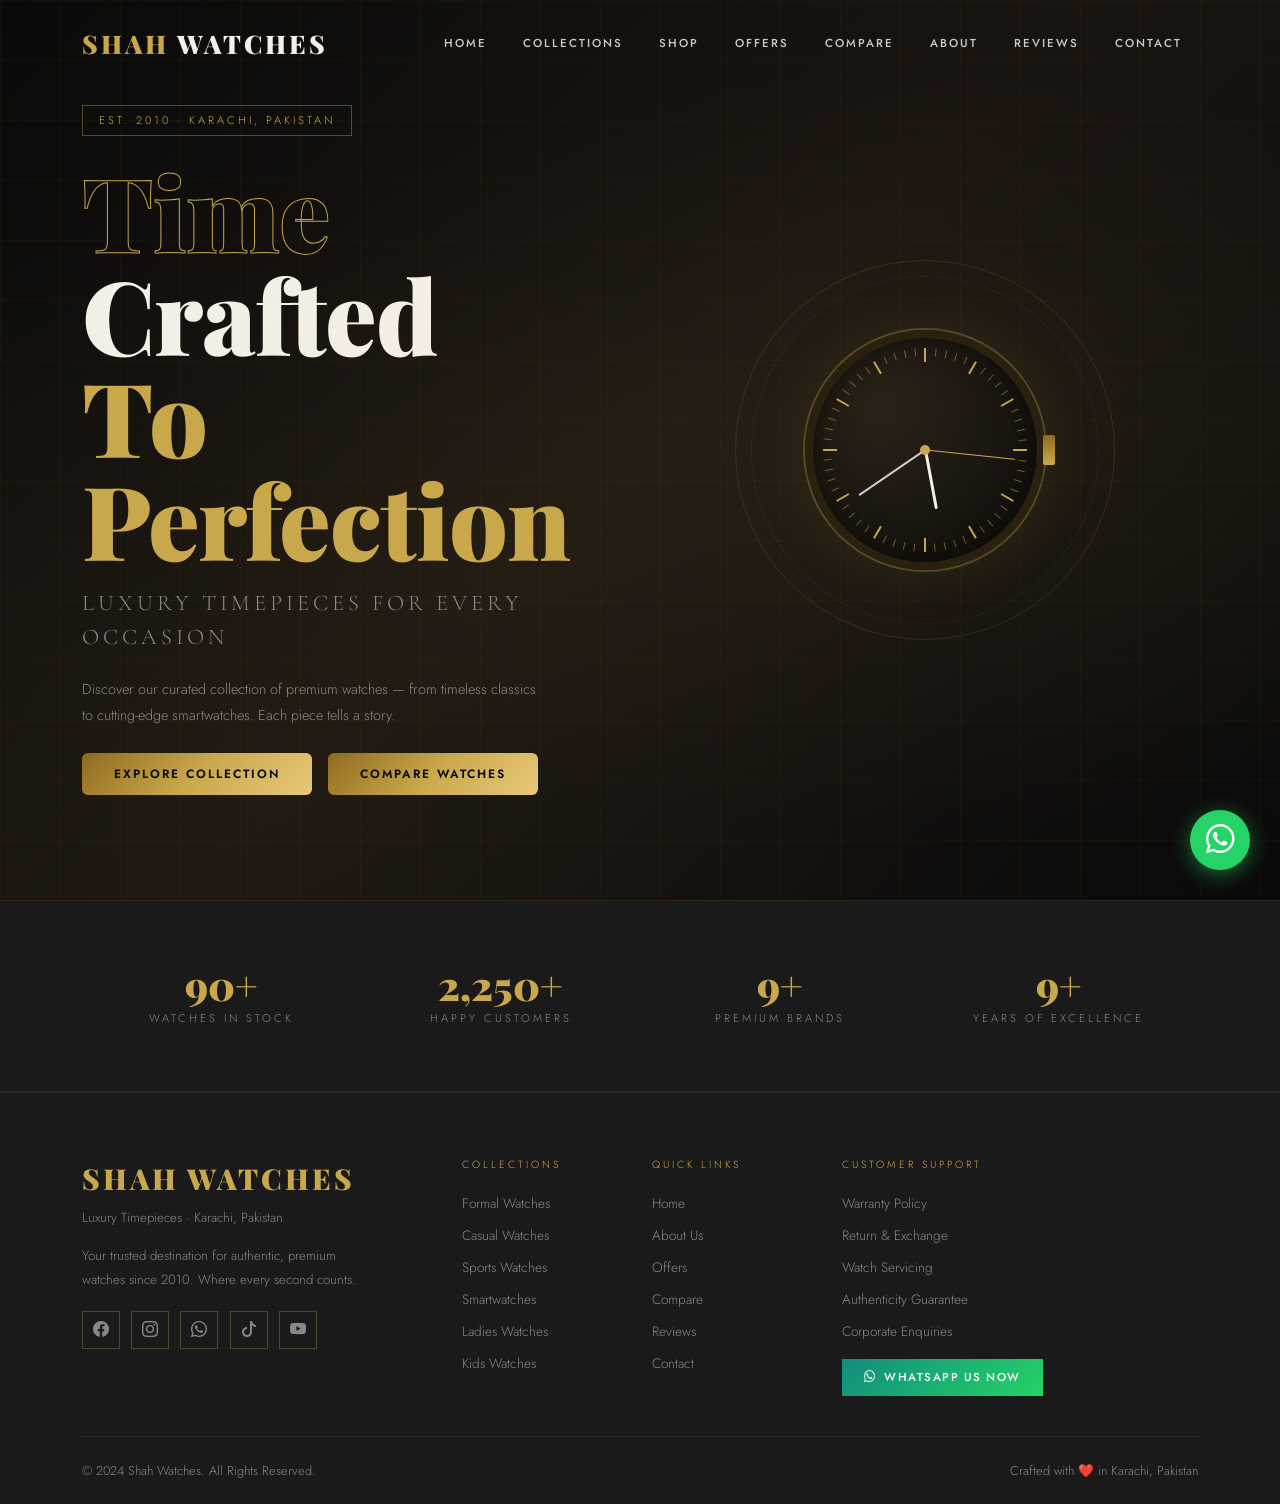
<file: index.html>
<!DOCTYPE html>
<html lang="en">
<head>
  <meta charset="UTF-8" />
  <meta name="viewport" content="width=device-width, initial-scale=1.0"/>
  <title>SHAH WATCHES – Luxury Timepieces</title>

  <!-- Bootstrap 5 -->
  <link href="https://cdn.jsdelivr.net/npm/bootstrap@5.3.3/dist/css/bootstrap.min.css" rel="stylesheet"/>
  <!-- Bootstrap Icons -->
  <link href="https://cdn.jsdelivr.net/npm/bootstrap-icons@1.11.3/font/bootstrap-icons.min.css" rel="stylesheet"/>
  <!-- Google Fonts -->
  <link href="https://fonts.googleapis.com/css2?family=Playfair+Display:ital,wght@0,400;0,700;0,900;1,400&family=Cormorant+Garamond:wght@300;400;600&family=Jost:wght@300;400;500;600&display=swap" rel="stylesheet"/>
  <link rel="shortcut icon" href="images/wrist-watch.png" type="image/x-icon">
  <link rel="stylesheet" href="style.css"> 
  <link rel="stylesheet" href="style.css?v=2"> 
</head>
<body>

<!-- ════════════════════════════════════════
     WHATSAPP FLOATING BUTTON
═══════════════════════════════════════════ -->
<a href="https://wa.me/923001234567" target="_blank" class="whatsapp-float" title="Chat on WhatsApp">
  <i class="bi bi-whatsapp"></i>
</a>
<div class="whatsapp-tooltip">Chat on WhatsApp</div>

<!-- BACK TO TOP -->
<div id="backToTop" onclick="window.scrollTo({top:0,behavior:'smooth'})">
  <i class="bi bi-chevron-up"></i>
</div>

<!-- ════════════════════════════════════════
     NAVBAR
═══════════════════════════════════════════ -->
<nav class="navbar navbar-expand-lg fixed-top" id="mainNav">
  <div class="container">
    <a class="navbar-brand" href="#hero">SHAH <span>WATCHES</span></a>
  <button class="navbar-toggler d-lg-none d-flex align-items-center justify-content-center" 
        type="button" 
        data-bs-toggle="collapse" 
        data-bs-target="#navMenu">
  <span class="custom-toggler"></span>
</button>  <div class="collapse navbar-collapse" id="navMenu">
      <ul class="navbar-nav ms-auto gap-1">
        <li class="nav-item"><a class="nav-link active" href="index.html">Home</a></li>
        <li class="nav-item"><a class="nav-link" href="collection.html">Collections</a></li>
        <li class="nav-item"><a class="nav-link" href="shop.html">Shop</a></li>
        <li class="nav-item"><a class="nav-link" href="offers.html">Offers</a></li>
        <li class="nav-item"><a class="nav-link" href="compare.html">Compare</a></li>
        <li class="nav-item"><a class="nav-link" href="about.html">About</a></li>
        <li class="nav-item"><a class="nav-link" href="reviews.html">Reviews</a></li>
        <li class="nav-item"><a class="nav-link" href="contact.html">Contact</a></li>
      </ul>
    </div>
  </div>
</nav>

<!-- ════════════════════════════════════════
     HERO
═══════════════════════════════════════════ -->
<section id="hero">
  <div class="hero-grid-bg"></div>
  <div class="container">
    <div class="row align-items-center">
      <div class="col-lg-6">
        <div class="hero-badge">Est. 2010 · Karachi, Pakistan</div>
        <h1 class="hero-title mb-3">
          <span class="outline-text">Time</span><br>
          Crafted<br>
          <span class="gold">To Perfection</span>
        </h1>
        <p class="hero-subtitle mb-4">Luxury Timepieces for Every Occasion</p>
        <p class="text-muted mb-4" style="font-size:0.9rem; max-width:460px; line-height:1.8; color:var(--gray) !important;">
          Discover our curated collection of premium watches — from timeless classics to cutting-edge smartwatches. Each piece tells a story.
        </p>
        <div class="d-flex gap-3 flex-wrap">
          <a href="shop.html" class="btn btn-gold"><span>Explore Collection</span></a>
          <a href="compare.html" class="btn btn-gold"><span>Compare Watches</span></a>
        </div>
      </div>
      <div class="col-lg-6 hero-watch-visual">
        <div class="watch-ring" id="watchRing">
          <div class="watch-face" id="watchFace">
            <div class="tick-marks" id="tickMarks"></div>
            <div class="watch-hand-hour" id="hourHand"></div>
            <div class="watch-hand-min" id="minHand"></div>
            <div class="watch-hand-sec" id="secHand"></div>
            <div class="watch-center-dot"></div>
            <div class="watch-crown"></div>
          </div>
        </div>
      </div>
    </div>
  </div>
</section>

<!-- ════════════════════════════════════════
     STATS
═══════════════════════════════════════════ -->
<section id="stats">
  <div class="container">
    <div class="row text-center g-0">
      <div class="col-6 col-md-3 fade-up">
        <div class="stat-item">
          <div class="stat-number" data-count="500">0</div>
          <div class="stat-label">Watches in Stock</div>
        </div>
      </div>
      <div class="col-6 col-md-3 fade-up" style="transition-delay:0.1s">
        <div class="stat-item">
          <div class="stat-number" data-count="15000">0</div>
          <div class="stat-label">Happy Customers</div>
        </div>
      </div>
      <div class="col-6 col-md-3 fade-up" style="transition-delay:0.2s">
        <div class="stat-item">
          <div class="stat-number" data-count="50">0</div>
          <div class="stat-label">Premium Brands</div>
        </div>
      </div>
      <div class="col-6 col-md-3 fade-up" style="transition-delay:0.3s">
        <div class="stat-item">
          <div class="stat-number" data-count="14">0</div>
          <div class="stat-label">Years of Excellence</div>
        </div>
      </div>
    </div>
  </div>
</section>



<!-- ════════════════════════════════════════
     FOOTER
═══════════════════════════════════════════ -->
<footer>
  <div class="container">
    <div class="row g-4">
      <div class="col-lg-4">
        <div class="footer-brand">SHAH WATCHES</div>
        <div class="footer-tagline">Luxury Timepieces · Karachi, Pakistan</div>
        <p style="color:var(--gray); font-size:0.83rem; line-height:1.8; margin-top:1rem; max-width:300px;">
          Your trusted destination for authentic, premium watches since 2010. Where every second counts.
        </p>
        <div class="social-links">
          <a href="https://www.facebook.com/" class="social-link"><i class="bi bi-facebook"></i></a>
          <a href="https://www.instagram.com/" class="social-link"><i class="bi bi-instagram"></i></a>
          <a href="https://wa.me/923001234567" target="_blank" class="social-link"><i class="bi bi-whatsapp"></i></a>
          <a href="https://www.tiktok.com/" class="social-link"><i class="bi bi-tiktok"></i></a>
          <a href="https://www.youtube.com/feed/homepage" class="social-link"><i class="bi bi-youtube"></i></a>
        </div>
      </div>
      <div class="col-sm-6 col-lg-2">
        <div class="footer-heading">Collections</div>
        <ul class="footer-links">
          <li><a href="#categories">Formal Watches</a></li>
          <li><a href="#categories">Casual Watches</a></li>
          <li><a href="#categories">Sports Watches</a></li>
          <li><a href="#categories">Smartwatches</a></li>
          <li><a href="#categories">Ladies Watches</a></li>
          <li><a href="#categories">Kids Watches</a></li>
        </ul>
      </div>
      <div class="col-sm-6 col-lg-2">
        <div class="footer-heading">Quick Links</div>
        <ul class="footer-links">
          <li><a href="index.html">Home</a></li>
          <li><a href="about.html">About Us</a></li>
          <li><a href="offers.html">Offers</a></li>
          <li><a href="compare.html">Compare</a></li>
          <li><a href="reviews.html">Reviews</a></li>
          <li><a href="contact.html">Contact</a></li>
        </ul>
      </div>
      <div class="col-lg-4">
        <div class="footer-heading">Customer Support</div>
        <ul class="footer-links">
          <li><a href="#">Warranty Policy</a></li>
          <li><a href="#">Return & Exchange</a></li>
          <li><a href="#">Watch Servicing</a></li>
          <li><a href="#">Authenticity Guarantee</a></li>
          <li><a href="#">Corporate Enquiries</a></li>
        </ul>
        <div class="mt-3">
          <a href="https://wa.me/923001234567" target="_blank" class="btn-whatsapp d-inline-flex" style="width:auto; padding: 0.6rem 1.4rem;">
            <i class="bi bi-whatsapp"></i> WhatsApp Us Now
          </a>
        </div>
      </div>
    </div>
    <div class="footer-bottom">
      <p>© 2024 Shah Watches. All Rights Reserved.</p>
      <p>Crafted with ❤️ in Karachi, Pakistan</p>
    </div>
  </div>
</footer>

<!-- ════════════════════════════════════════
     SCRIPTS
═══════════════════════════════════════════ -->
<script src="https://code.jquery.com/jquery-3.7.1.min.js"></script>
<script src="https://cdn.jsdelivr.net/npm/bootstrap@5.3.3/dist/js/bootstrap.bundle.min.js"></script>
<script src="script.js"></script>
</body>
</html>
</file>
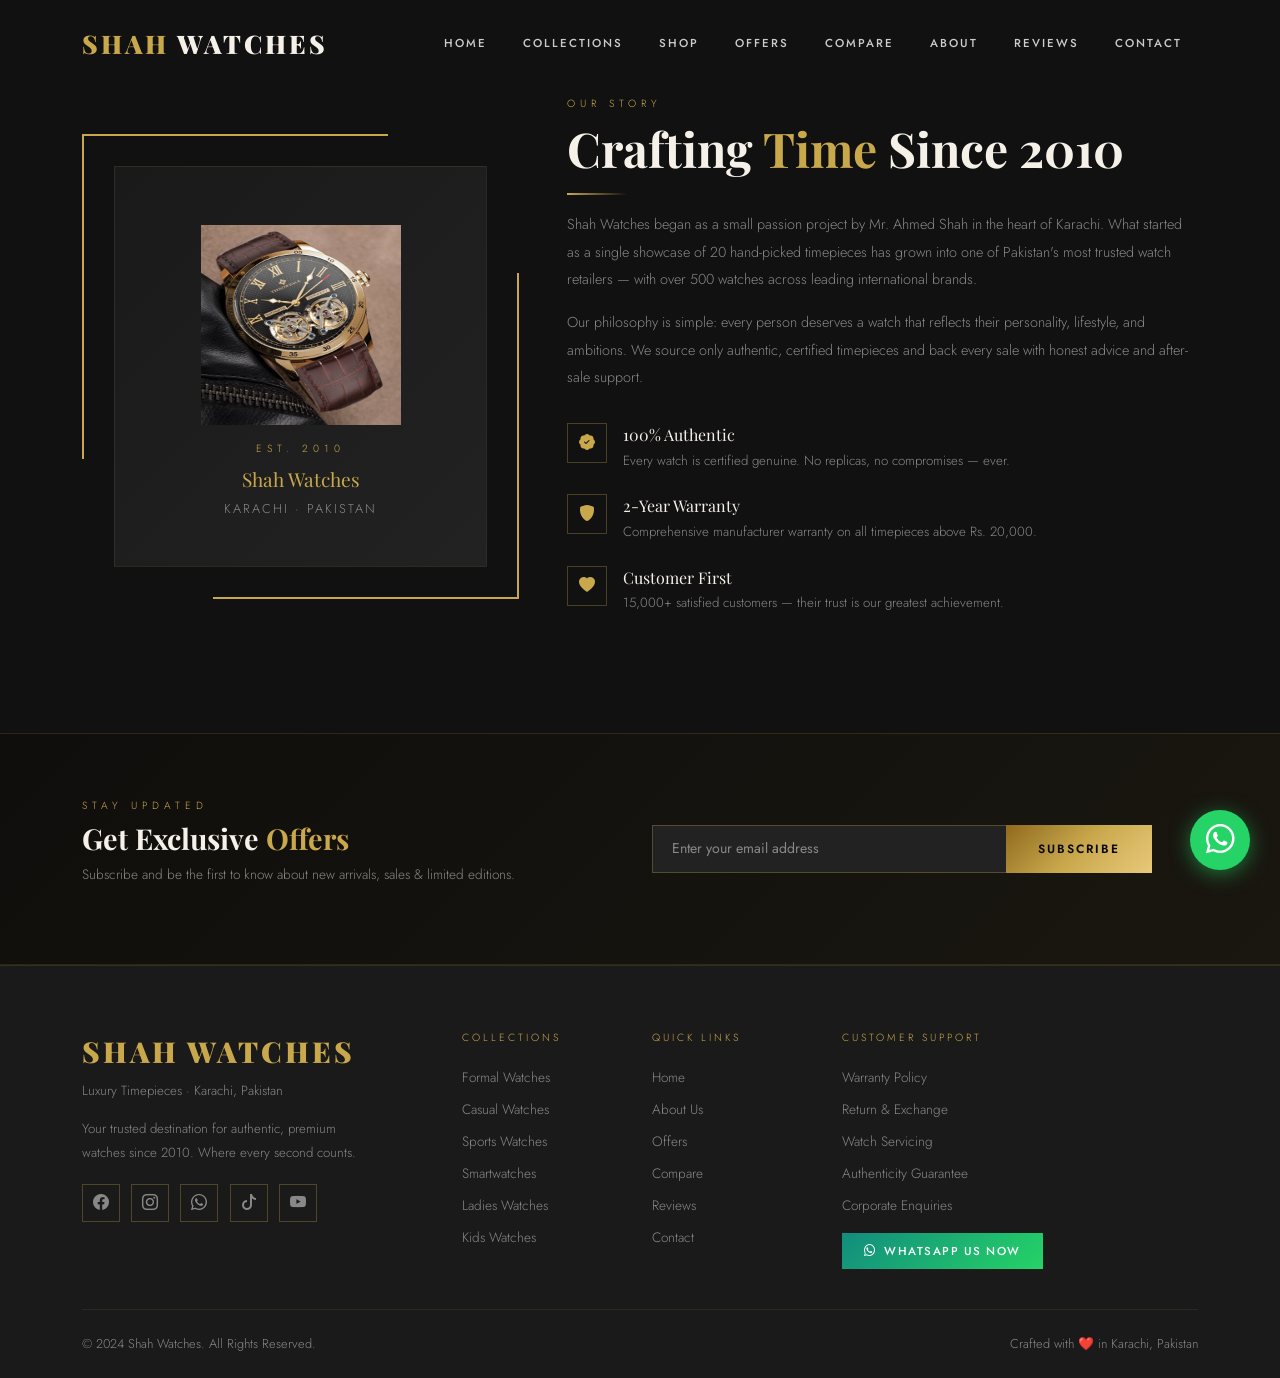
<file: about.html>
<!DOCTYPE html>
<html lang="en">
<head>
  <meta charset="UTF-8" />
  <meta name="viewport" content="width=device-width, initial-scale=1.0"/>
  <title>SHAH WATCHES – Luxury Timepieces</title>

  <!-- Bootstrap 5 -->
  <link href="https://cdn.jsdelivr.net/npm/bootstrap@5.3.3/dist/css/bootstrap.min.css" rel="stylesheet"/>
  <!-- Bootstrap Icons -->
  <link href="https://cdn.jsdelivr.net/npm/bootstrap-icons@1.11.3/font/bootstrap-icons.min.css" rel="stylesheet"/>
  <!-- Google Fonts -->
  <link href="https://fonts.googleapis.com/css2?family=Playfair+Display:ital,wght@0,400;0,700;0,900;1,400&family=Cormorant+Garamond:wght@300;400;600&family=Jost:wght@300;400;500;600&display=swap" rel="stylesheet"/>
  <link rel="shortcut icon" href="images/wrist-watch.png" type="image/x-icon">
  <link rel="stylesheet" href="style.css">  
</head>
<body>

<!-- ════════════════════════════════════════
     WHATSAPP FLOATING BUTTON
═══════════════════════════════════════════ -->
<a href="https://wa.me/923001234567" target="_blank" class="whatsapp-float" title="Chat on WhatsApp">
  <i class="bi bi-whatsapp"></i>
</a>
<div class="whatsapp-tooltip">Chat on WhatsApp</div>

<!-- BACK TO TOP -->
<div id="backToTop" onclick="window.scrollTo({top:0,behavior:'smooth'})">
  <i class="bi bi-chevron-up"></i>
</div>

<!-- ════════════════════════════════════════
     NAVBAR
═══════════════════════════════════════════ -->
<nav class="navbar navbar-expand-lg fixed-top" id="mainNav">
  <div class="container">
    <a class="navbar-brand" href="#hero">SHAH <span>WATCHES</span></a>
    <button class="navbar-toggler" type="button" data-bs-toggle="collapse" data-bs-target="#navMenu">
      <span class="navbar-toggler-icon"></span>
    </button>
    <div class="collapse navbar-collapse" id="navMenu">
      <ul class="navbar-nav ms-auto gap-1">
        <li class="nav-item"><a class="nav-link active" href="index.html">Home</a></li>
        <li class="nav-item"><a class="nav-link" href="collection.html">Collections</a></li>
        <li class="nav-item"><a class="nav-link" href="shop.html">Shop</a></li>
        <li class="nav-item"><a class="nav-link" href="offers.html">Offers</a></li>
        <li class="nav-item"><a class="nav-link" href="compare.html">Compare</a></li>
        <li class="nav-item"><a class="nav-link" href="about.html">About</a></li>
        <li class="nav-item"><a class="nav-link" href="reviews.html">Reviews</a></li>
        <li class="nav-item"><a class="nav-link" href="contact.html">Contact</a></li>
      </ul>
    </div>
  </div>
</nav>





<!-- ════════════════════════════════════════
     ABOUT
═══════════════════════════════════════════ -->
<section id="about">
  <div class="container">
    <div class="row align-items-center g-5">
      <div class="col-lg-5 fade-up">
        <div class="about-img-wrap">
          <div class="about-inner">
            <div class="about-inner-emoji"><img src="images/Royal watch.png" alt="" height="200px" width="200px"></div>
            <div class="text-center">
              <div class="section-label">Est. 2010</div>
              <div style="font-family:'Playfair Display',serif; font-size:1.2rem; color:var(--gold);">Shah Watches</div>
              <div style="color:var(--gray); font-size:0.8rem; letter-spacing:2px; margin-top:0.3rem;">KARACHI · PAKISTAN</div>
            </div>
          </div>
        </div>
      </div>
      <div class="col-lg-7 fade-up" style="transition-delay:0.2s">
        <div class="section-label">Our Story</div>
        <h2 class="section-title mb-3">Crafting <span class="gold">Time</span> Since 2010</h2>
        <div class="gold-line-left"></div>
        <p style="color:var(--gray); line-height:1.9; font-size:0.9rem; margin-top:1rem;">
          Shah Watches began as a small passion project by Mr. Ahmed Shah in the heart of Karachi. What started as a single showcase of 20 hand-picked timepieces has grown into one of Pakistan's most trusted watch retailers — with over 500 watches across leading international brands.
        </p>
        <p style="color:var(--gray); line-height:1.9; font-size:0.9rem; margin: 1rem 0 2rem;">
          Our philosophy is simple: every person deserves a watch that reflects their personality, lifestyle, and ambitions. We source only authentic, certified timepieces and back every sale with honest advice and after-sale support.
        </p>
        <div class="value-item">
          <div class="value-icon"><i class="bi bi-patch-check-fill"></i></div>
          <div>
            <div class="value-title">100% Authentic</div>
            <div class="value-desc">Every watch is certified genuine. No replicas, no compromises — ever.</div>
          </div>
        </div>
        <div class="value-item">
          <div class="value-icon"><i class="bi bi-shield-fill"></i></div>
          <div>
            <div class="value-title">2-Year Warranty</div>
            <div class="value-desc">Comprehensive manufacturer warranty on all timepieces above Rs. 20,000.</div>
          </div>
        </div>
        <div class="value-item">
          <div class="value-icon"><i class="bi bi-heart-fill"></i></div>
          <div>
            <div class="value-title">Customer First</div>
            <div class="value-desc">15,000+ satisfied customers — their trust is our greatest achievement.</div>
          </div>
        </div>
      </div>
    </div>
  </div>
</section>




<!-- ════════════════════════════════════════
     NEWSLETTER
═══════════════════════════════════════════ -->
<section id="newsletter">
  <div class="container">
    <div class="row align-items-center g-4">
      <div class="col-md-6 fade-up">
        <div class="section-label">Stay Updated</div>
        <h3 class="section-title" style="font-size:1.8rem;">Get Exclusive <span class="gold">Offers</span></h3>
        <p style="color:var(--gray); font-size:0.85rem; margin-top:0.5rem;">Subscribe and be the first to know about new arrivals, sales & limited editions.</p>
      </div>
      <div class="col-md-6 fade-up" style="transition-delay:0.2s">
        <form id="newsletterForm">
          <div class="newsletter-input-wrap">
            <input type="email" class="newsletter-input" id="newsletterEmail" placeholder="Enter your email address" required/>
            <button type="submit" class="btn btn-gold" style="border-radius:0;"><span>Subscribe</span></button>
          </div>
          <div id="newsletterMsg" style="display:none; margin-top:0.7rem; color:#2ecc71; font-size:0.82rem;">
            ✓ Thank you! You're now subscribed.
          </div>
          <div id="newsletterErr" style="display:none; margin-top:0.7rem; color:#e74c3c; font-size:0.82rem;">
            Please enter a valid email address.
          </div>
        </form>
      </div>
    </div>
  </div>
</section>





<!-- ════════════════════════════════════════
     FOOTER
═══════════════════════════════════════════ -->
<footer>
  <div class="container">
    <div class="row g-4">
      <div class="col-lg-4">
        <div class="footer-brand">SHAH WATCHES</div>
        <div class="footer-tagline">Luxury Timepieces · Karachi, Pakistan</div>
        <p style="color:var(--gray); font-size:0.83rem; line-height:1.8; margin-top:1rem; max-width:300px;">
          Your trusted destination for authentic, premium watches since 2010. Where every second counts.
        </p>
        <div class="social-links">
          <a href="https://www.facebook.com/" class="social-link"><i class="bi bi-facebook"></i></a>
          <a href="https://www.instagram.com/" class="social-link"><i class="bi bi-instagram"></i></a>
          <a href="https://wa.me/923001234567" target="_blank" class="social-link"><i class="bi bi-whatsapp"></i></a>
          <a href="https://www.tiktok.com/" class="social-link"><i class="bi bi-tiktok"></i></a>
          <a href="https://www.youtube.com/feed/homepage" class="social-link"><i class="bi bi-youtube"></i></a>
        </div>
      </div>
      <div class="col-sm-6 col-lg-2">
        <div class="footer-heading">Collections</div>
        <ul class="footer-links">
          <li><a href="#categories">Formal Watches</a></li>
          <li><a href="#categories">Casual Watches</a></li>
          <li><a href="#categories">Sports Watches</a></li>
          <li><a href="#categories">Smartwatches</a></li>
          <li><a href="#categories">Ladies Watches</a></li>
          <li><a href="#categories">Kids Watches</a></li>
        </ul>
      </div>
      <div class="col-sm-6 col-lg-2">
        <div class="footer-heading">Quick Links</div>
        <ul class="footer-links">
          <li><a href="index.html">Home</a></li>
          <li><a href="about.html">About Us</a></li>
          <li><a href="offers.html">Offers</a></li>
          <li><a href="compare.html">Compare</a></li>
          <li><a href="reviews.html">Reviews</a></li>
          <li><a href="contact.html">Contact</a></li>
        </ul>
      </div>
      <div class="col-lg-4">
        <div class="footer-heading">Customer Support</div>
        <ul class="footer-links">
          <li><a href="#">Warranty Policy</a></li>
          <li><a href="#">Return & Exchange</a></li>
          <li><a href="#">Watch Servicing</a></li>
          <li><a href="#">Authenticity Guarantee</a></li>
          <li><a href="#">Corporate Enquiries</a></li>
        </ul>
        <div class="mt-3">
          <a href="https://wa.me/923001234567" target="_blank" class="btn-whatsapp d-inline-flex" style="width:auto; padding: 0.6rem 1.4rem;">
            <i class="bi bi-whatsapp"></i> WhatsApp Us Now
          </a>
        </div>
      </div>
    </div>
    <div class="footer-bottom">
      <p>© 2024 Shah Watches. All Rights Reserved.</p>
      <p>Crafted with ❤️ in Karachi, Pakistan</p>
    </div>
  </div>
</footer>

<!-- ════════════════════════════════════════
     SCRIPTS
═══════════════════════════════════════════ -->
<script src="https://code.jquery.com/jquery-3.7.1.min.js"></script>
<script src="https://cdn.jsdelivr.net/npm/bootstrap@5.3.3/dist/js/bootstrap.bundle.min.js"></script>
<script src="script.js"></script>
</body>
</html>
</file>
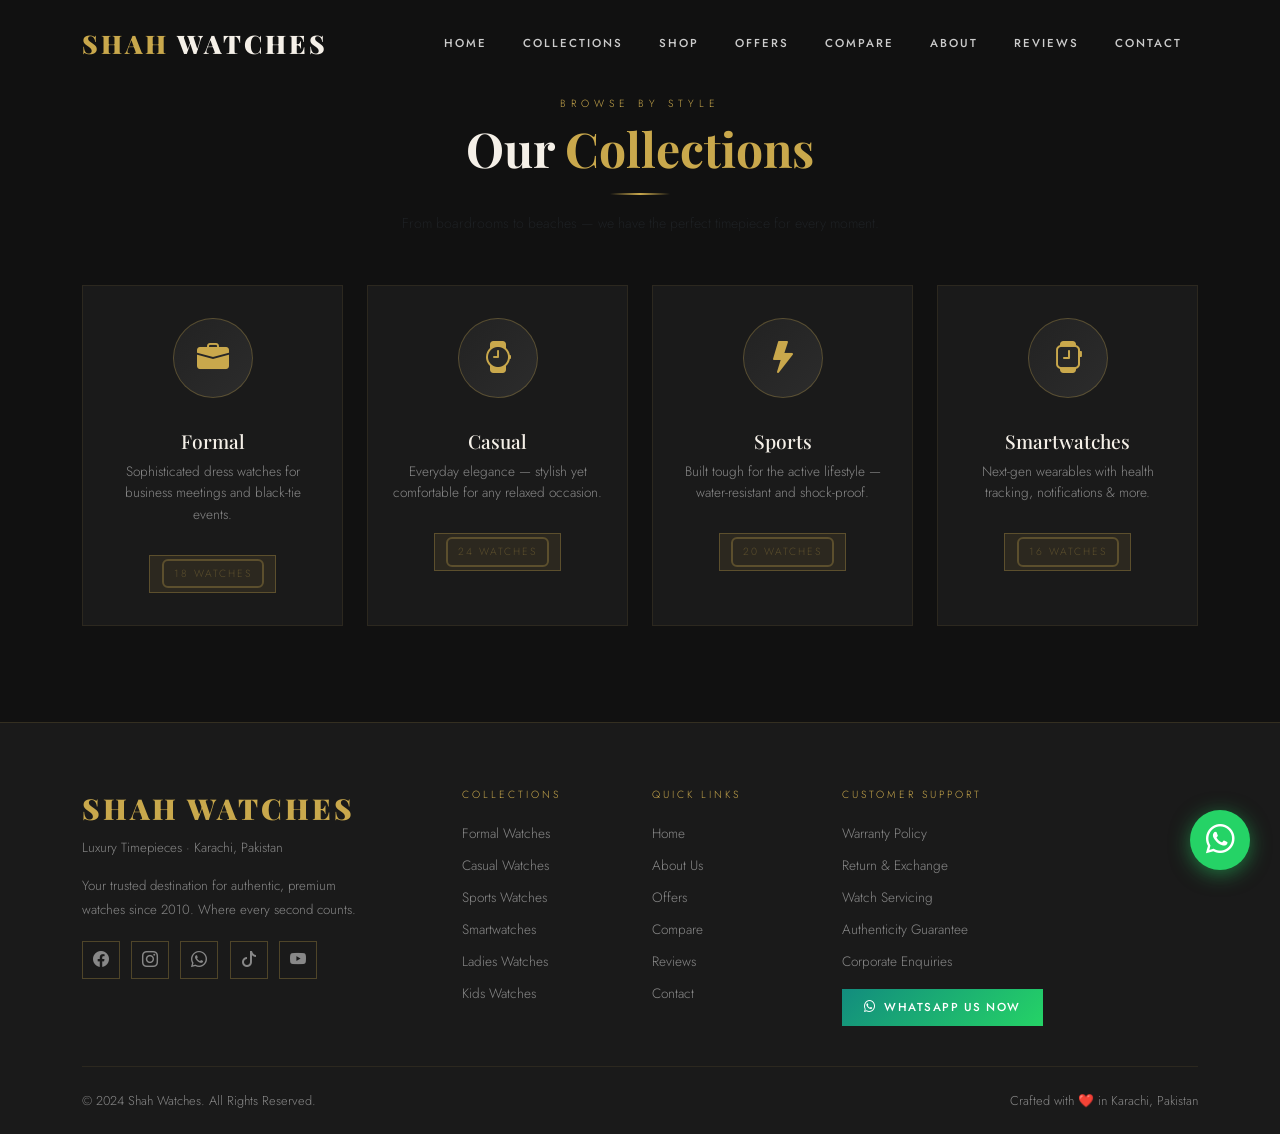
<file: collection.html>
<!DOCTYPE html>
<html lang="en">
<head>
  <meta charset="UTF-8" />
  <meta name="viewport" content="width=device-width, initial-scale=1.0"/>
  <title>SHAH WATCHES – Luxury Timepieces</title>

  <!-- Bootstrap 5 -->
  <link href="https://cdn.jsdelivr.net/npm/bootstrap@5.3.3/dist/css/bootstrap.min.css" rel="stylesheet"/>
  <!-- Bootstrap Icons -->
  <link href="https://cdn.jsdelivr.net/npm/bootstrap-icons@1.11.3/font/bootstrap-icons.min.css" rel="stylesheet"/>
  <!-- Google Fonts -->
  <link href="https://fonts.googleapis.com/css2?family=Playfair+Display:ital,wght@0,400;0,700;0,900;1,400&family=Cormorant+Garamond:wght@300;400;600&family=Jost:wght@300;400;500;600&display=swap" rel="stylesheet"/>
  <link rel="shortcut icon" href="images/wrist-watch.png" type="image/x-icon">
  <link rel="stylesheet" href="style.css">  
</head>
<body>

<!-- ════════════════════════════════════════
     WHATSAPP FLOATING BUTTON
═══════════════════════════════════════════ -->
<a href="https://wa.me/923001234567" target="_blank" class="whatsapp-float" title="Chat on WhatsApp">
  <i class="bi bi-whatsapp"></i>
</a>
<div class="whatsapp-tooltip">Chat on WhatsApp</div>

<!-- BACK TO TOP -->
<div id="backToTop" onclick="window.scrollTo({top:0,behavior:'smooth'})">
  <i class="bi bi-chevron-up"></i>
</div>

<!-- ════════════════════════════════════════
     NAVBAR
═══════════════════════════════════════════ -->
<nav class="navbar navbar-expand-lg fixed-top" id="mainNav">
  <div class="container">
    <a class="navbar-brand" href="#hero">SHAH <span>WATCHES</span></a>
    <button class="navbar-toggler" type="button" data-bs-toggle="collapse" data-bs-target="#navMenu">
      <span class="navbar-toggler-icon"></span>
    </button>
    <div class="collapse navbar-collapse" id="navMenu">
      <ul class="navbar-nav ms-auto gap-1">
        <li class="nav-item"><a class="nav-link active" href="index.html">Home</a></li>
        <li class="nav-item"><a class="nav-link" href="collection.html">Collections</a></li>
        <li class="nav-item"><a class="nav-link" href="shop.html">Shop</a></li>
        <li class="nav-item"><a class="nav-link" href="offers.html">Offers</a></li>
        <li class="nav-item"><a class="nav-link" href="compare.html">Compare</a></li>
        <li class="nav-item"><a class="nav-link" href="about.html">About</a></li>
        <li class="nav-item"><a class="nav-link" href="reviews.html">Reviews</a></li>
        <li class="nav-item"><a class="nav-link" href="contact.html">Contact</a></li>
      </ul>
    </div>
  </div>
</nav>






<!-- ════════════════════════════════════════
     CATEGORIES
═══════════════════════════════════════════ -->
<section id="categories">
  <div class="container">
    <div class="text-center mb-5 fade-up">
      <div class="section-label">Browse By Style</div>
      <h2 class="section-title">Our <span class="gold">Collections</span></h2>
      <div class="gold-line"></div>
      <p class="text-muted mt-3" style="max-width:500px; margin:0 auto; font-size:0.88rem; line-height:1.8;">
        From boardrooms to beaches — we have the perfect timepiece for every moment.
      </p>
    </div>
    <div class="row g-4">
      <div class="col-sm-6 col-lg-3 fade-up">
        <div class="category-card h-100" onclick="filterProducts('formal')">
          <div class="category-icon-wrap"><i class="bi bi-briefcase-fill"></i></div>
          <div class="card-body">
            <h5 class="card-title">Formal</h5>
            <p class="card-text">Sophisticated dress watches for business meetings and black-tie events.</p>
            <span class="category-count"><a href="shop.html" class="cat-btn">18 Watches</a></span>
          </div>
        </div>
      </div>
      <div class="col-sm-6 col-lg-3 fade-up" style="transition-delay:0.1s">
        <div class="category-card h-100" onclick="filterProducts('casual')">
          <div class="category-icon-wrap"><i class="bi bi-watch"></i></div>
          <div class="card-body">
            <h5 class="card-title">Casual</h5>
            <p class="card-text">Everyday elegance — stylish yet comfortable for any relaxed occasion.</p>
            <span class="category-count"><a href="shop.html" class="cat-btn">24 Watches</a></span>
          </div>
        </div>
      </div>
      <div class="col-sm-6 col-lg-3 fade-up" style="transition-delay:0.2s">
        <div class="category-card h-100" onclick="filterProducts('sports')">
          <div class="category-icon-wrap"><i class="bi bi-lightning-fill"></i></div>
          <div class="card-body">
            <h5 class="card-title">Sports</h5>
            <p class="card-text">Built tough for the active lifestyle — water-resistant and shock-proof.</p>
            <span class="category-count"><a href="shop.html" class="cat-btn">20 Watches</a></span>
          </div>
        </div>
      </div>
      <div class="col-sm-6 col-lg-3 fade-up" style="transition-delay:0.3s">
        <div class="category-card h-100" onclick="filterProducts('smart')">
          <div class="category-icon-wrap"><i class="bi bi-smartwatch"></i></div>
          <div class="card-body">
            <h5 class="card-title">Smartwatches</h5>
            <p class="card-text">Next-gen wearables with health tracking, notifications & more.</p>
            <span class="category-count"><a href="shop.html" class="cat-btn">16 Watches</a></span>
          </div>
        </div>
      </div>
    </div>
  </div>
</section>






<!-- ════════════════════════════════════════
     FOOTER
═══════════════════════════════════════════ -->
<footer>
  <div class="container">
    <div class="row g-4">
      <div class="col-lg-4">
        <div class="footer-brand">SHAH WATCHES</div>
        <div class="footer-tagline">Luxury Timepieces · Karachi, Pakistan</div>
        <p style="color:var(--gray); font-size:0.83rem; line-height:1.8; margin-top:1rem; max-width:300px;">
          Your trusted destination for authentic, premium watches since 2010. Where every second counts.
        </p>
        <div class="social-links">
          <a href="https://www.facebook.com/" class="social-link"><i class="bi bi-facebook"></i></a>
          <a href="https://www.instagram.com/" class="social-link"><i class="bi bi-instagram"></i></a>
          <a href="https://wa.me/923001234567" target="_blank" class="social-link"><i class="bi bi-whatsapp"></i></a>
          <a href="https://www.tiktok.com/" class="social-link"><i class="bi bi-tiktok"></i></a>
          <a href="https://www.youtube.com/feed/homepage" class="social-link"><i class="bi bi-youtube"></i></a>
        </div>
      </div>
      <div class="col-sm-6 col-lg-2">
        <div class="footer-heading">Collections</div>
        <ul class="footer-links">
          <li><a href="#categories">Formal Watches</a></li>
          <li><a href="#categories">Casual Watches</a></li>
          <li><a href="#categories">Sports Watches</a></li>
          <li><a href="#categories">Smartwatches</a></li>
          <li><a href="#categories">Ladies Watches</a></li>
          <li><a href="#categories">Kids Watches</a></li>
        </ul>
      </div>
      <div class="col-sm-6 col-lg-2">
        <div class="footer-heading">Quick Links</div>
        <ul class="footer-links">
          <li><a href="index.html">Home</a></li>
          <li><a href="about.html">About Us</a></li>
          <li><a href="offers.html">Offers</a></li>
          <li><a href="compare.html">Compare</a></li>
          <li><a href="reviews.html">Reviews</a></li>
          <li><a href="contact.html">Contact</a></li>
        </ul>
      </div>
      <div class="col-lg-4">
        <div class="footer-heading">Customer Support</div>
        <ul class="footer-links">
          <li><a href="#">Warranty Policy</a></li>
          <li><a href="#">Return & Exchange</a></li>
          <li><a href="#">Watch Servicing</a></li>
          <li><a href="#">Authenticity Guarantee</a></li>
          <li><a href="#">Corporate Enquiries</a></li>
        </ul>
        <div class="mt-3">
          <a href="https://wa.me/923001234567" target="_blank" class="btn-whatsapp d-inline-flex" style="width:auto; padding: 0.6rem 1.4rem;">
            <i class="bi bi-whatsapp"></i> WhatsApp Us Now
          </a>
        </div>
      </div>
    </div>
    <div class="footer-bottom">
      <p>© 2024 Shah Watches. All Rights Reserved.</p>
      <p>Crafted with ❤️ in Karachi, Pakistan</p>
    </div>
  </div>
</footer>

<!-- ════════════════════════════════════════
     SCRIPTS
═══════════════════════════════════════════ -->
<script src="https://code.jquery.com/jquery-3.7.1.min.js"></script>
<script src="https://cdn.jsdelivr.net/npm/bootstrap@5.3.3/dist/js/bootstrap.bundle.min.js"></script>
<script src="script.js"></script>
</body>
</html>
</file>
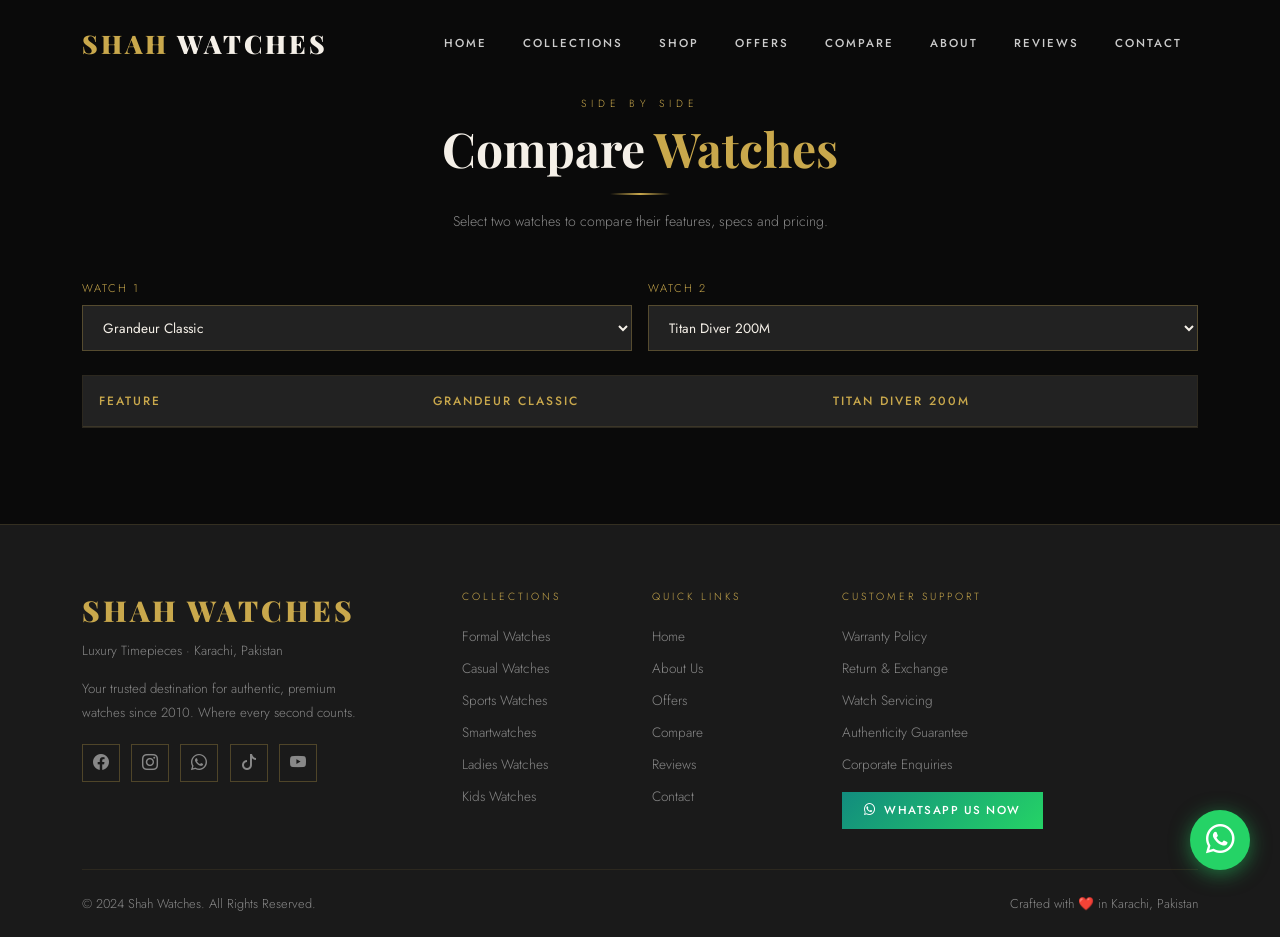
<file: compare.html>
<!DOCTYPE html>
<html lang="en">
<head>
  <meta charset="UTF-8" />
  <meta name="viewport" content="width=device-width, initial-scale=1.0"/>
  <title>SHAH WATCHES – Luxury Timepieces</title>

  <!-- Bootstrap 5 -->
  <link href="https://cdn.jsdelivr.net/npm/bootstrap@5.3.3/dist/css/bootstrap.min.css" rel="stylesheet"/>
  <!-- Bootstrap Icons -->
  <link href="https://cdn.jsdelivr.net/npm/bootstrap-icons@1.11.3/font/bootstrap-icons.min.css" rel="stylesheet"/>
  <!-- Google Fonts -->
  <link href="https://fonts.googleapis.com/css2?family=Playfair+Display:ital,wght@0,400;0,700;0,900;1,400&family=Cormorant+Garamond:wght@300;400;600&family=Jost:wght@300;400;500;600&display=swap" rel="stylesheet"/>
  <link rel="shortcut icon" href="images/wrist-watch.png" type="image/x-icon">
  <link rel="stylesheet" href="style.css">  
</head>
<body>

<!-- ════════════════════════════════════════
     WHATSAPP FLOATING BUTTON
═══════════════════════════════════════════ -->
<a href="https://wa.me/923001234567" target="_blank" class="whatsapp-float" title="Chat on WhatsApp">
  <i class="bi bi-whatsapp"></i>
</a>
<div class="whatsapp-tooltip">Chat on WhatsApp</div>

<!-- BACK TO TOP -->
<div id="backToTop" onclick="window.scrollTo({top:0,behavior:'smooth'})">
  <i class="bi bi-chevron-up"></i>
</div>

<!-- ════════════════════════════════════════
     NAVBAR
═══════════════════════════════════════════ -->
<nav class="navbar navbar-expand-lg fixed-top" id="mainNav">
  <div class="container">
    <a class="navbar-brand" href="#hero">SHAH <span>WATCHES</span></a>
    <button class="navbar-toggler" type="button" data-bs-toggle="collapse" data-bs-target="#navMenu">
      <span class="navbar-toggler-icon"></span>
    </button>
    <div class="collapse navbar-collapse" id="navMenu">
      <ul class="navbar-nav ms-auto gap-1">
        <li class="nav-item"><a class="nav-link active" href="index.html">Home</a></li>
        <li class="nav-item"><a class="nav-link" href="collection.html">Collections</a></li>
        <li class="nav-item"><a class="nav-link" href="shop.html">Shop</a></li>
        <li class="nav-item"><a class="nav-link" href="offers.html">Offers</a></li>
        <li class="nav-item"><a class="nav-link" href="compare.html">Compare</a></li>
        <li class="nav-item"><a class="nav-link" href="about.html">About</a></li>
        <li class="nav-item"><a class="nav-link" href="reviews.html">Reviews</a></li>
        <li class="nav-item"><a class="nav-link" href="contact.html">Contact</a></li>
      </ul>
    </div>
  </div>
</nav>



<!-- ════════════════════════════════════════
     COMPARE
═══════════════════════════════════════════ -->
<section id="compare">
  <div class="container">
    <div class="text-center mb-5 fade-up">
      <div class="section-label">Side by Side</div>
      <h2 class="section-title">Compare <span class="gold">Watches</span></h2>
      <div class="gold-line"></div>
      <p class="mt-3" style="color:var(--gray); font-size:0.88rem;">Select two watches to compare their features, specs and pricing.</p>
    </div>
    <div class="row g-3 mb-4 fade-up">
      <div class="col-sm-6">
        <div class="watch-selector">
          <label class="mb-2 d-block">Watch 1</label>
          <select id="watch1Select" onchange="updateCompare()">
            <option value="grand">Grandeur Classic</option>
            <option value="titan">Titan Diver 200M</option>
            <option value="smart">SmartX Pro 2024</option>
            <option value="urban">Urban Chic Rose Gold</option>
            <option value="moon">Heritage Moonphase</option>
            <option value="expo">Expedition Chrono</option>
          </select>
        </div>
      </div>
      <div class="col-sm-6">
        <div class="watch-selector">
          <label class="mb-2 d-block">Watch 2</label>
          <select id="watch2Select" onchange="updateCompare()">
            <option value="titan">Titan Diver 200M</option>
            <option value="grand">Grandeur Classic</option>
            <option value="smart">SmartX Pro 2024</option>
            <option value="urban">Urban Chic Rose Gold</option>
            <option value="moon">Heritage Moonphase</option>
            <option value="expo">Expedition Chrono</option>
          </select>
        </div>
      </div>
    </div>
    <div class="compare-table fade-up">
      <div class="table-responsive">
        <table class="table table-dark mb-0" id="compareTable">
          <thead>
            <tr>
              <th style="width:30%">Feature</th>
              <th id="th1">Grandeur Classic</th>
              <th id="th2">Titan Diver 200M</th>
            </tr>
          </thead>
          <tbody id="compareTbody"></tbody>
        </table>
      </div>
    </div>
  </div>
</section>







<!-- ════════════════════════════════════════
     FOOTER
═══════════════════════════════════════════ -->
<footer>
  <div class="container">
    <div class="row g-4">
      <div class="col-lg-4">
        <div class="footer-brand">SHAH WATCHES</div>
        <div class="footer-tagline">Luxury Timepieces · Karachi, Pakistan</div>
        <p style="color:var(--gray); font-size:0.83rem; line-height:1.8; margin-top:1rem; max-width:300px;">
          Your trusted destination for authentic, premium watches since 2010. Where every second counts.
        </p>
        <div class="social-links">
          <a href="https://www.facebook.com/" class="social-link"><i class="bi bi-facebook"></i></a>
          <a href="https://www.instagram.com/" class="social-link"><i class="bi bi-instagram"></i></a>
          <a href="https://wa.me/923001234567" target="_blank" class="social-link"><i class="bi bi-whatsapp"></i></a>
          <a href="https://www.tiktok.com/" class="social-link"><i class="bi bi-tiktok"></i></a>
          <a href="https://www.youtube.com/feed/homepage" class="social-link"><i class="bi bi-youtube"></i></a>
        </div>
      </div>
      <div class="col-sm-6 col-lg-2">
        <div class="footer-heading">Collections</div>
        <ul class="footer-links">
          <li><a href="#categories">Formal Watches</a></li>
          <li><a href="#categories">Casual Watches</a></li>
          <li><a href="#categories">Sports Watches</a></li>
          <li><a href="#categories">Smartwatches</a></li>
          <li><a href="#categories">Ladies Watches</a></li>
          <li><a href="#categories">Kids Watches</a></li>
        </ul>
      </div>
      <div class="col-sm-6 col-lg-2">
        <div class="footer-heading">Quick Links</div>
        <ul class="footer-links">
          <li><a href="index.html">Home</a></li>
          <li><a href="about.html">About Us</a></li>
          <li><a href="offers.html">Offers</a></li>
          <li><a href="compare.html">Compare</a></li>
          <li><a href="reviews.html">Reviews</a></li>
          <li><a href="contact.html">Contact</a></li>
        </ul>
      </div>
      <div class="col-lg-4">
        <div class="footer-heading">Customer Support</div>
        <ul class="footer-links">
          <li><a href="#">Warranty Policy</a></li>
          <li><a href="#">Return & Exchange</a></li>
          <li><a href="#">Watch Servicing</a></li>
          <li><a href="#">Authenticity Guarantee</a></li>
          <li><a href="#">Corporate Enquiries</a></li>
        </ul>
        <div class="mt-3">
          <a href="https://wa.me/923001234567" target="_blank" class="btn-whatsapp d-inline-flex" style="width:auto; padding: 0.6rem 1.4rem;">
            <i class="bi bi-whatsapp"></i> WhatsApp Us Now
          </a>
        </div>
      </div>
    </div>
    <div class="footer-bottom">
      <p>© 2024 Shah Watches. All Rights Reserved.</p>
      <p>Crafted with ❤️ in Karachi, Pakistan</p>
    </div>
  </div>
</footer>

<!-- ════════════════════════════════════════
     SCRIPTS
═══════════════════════════════════════════ -->
<script src="https://code.jquery.com/jquery-3.7.1.min.js"></script>
<script src="https://cdn.jsdelivr.net/npm/bootstrap@5.3.3/dist/js/bootstrap.bundle.min.js"></script>
<script src="script.js"></script>
</body>
</html>
</file>
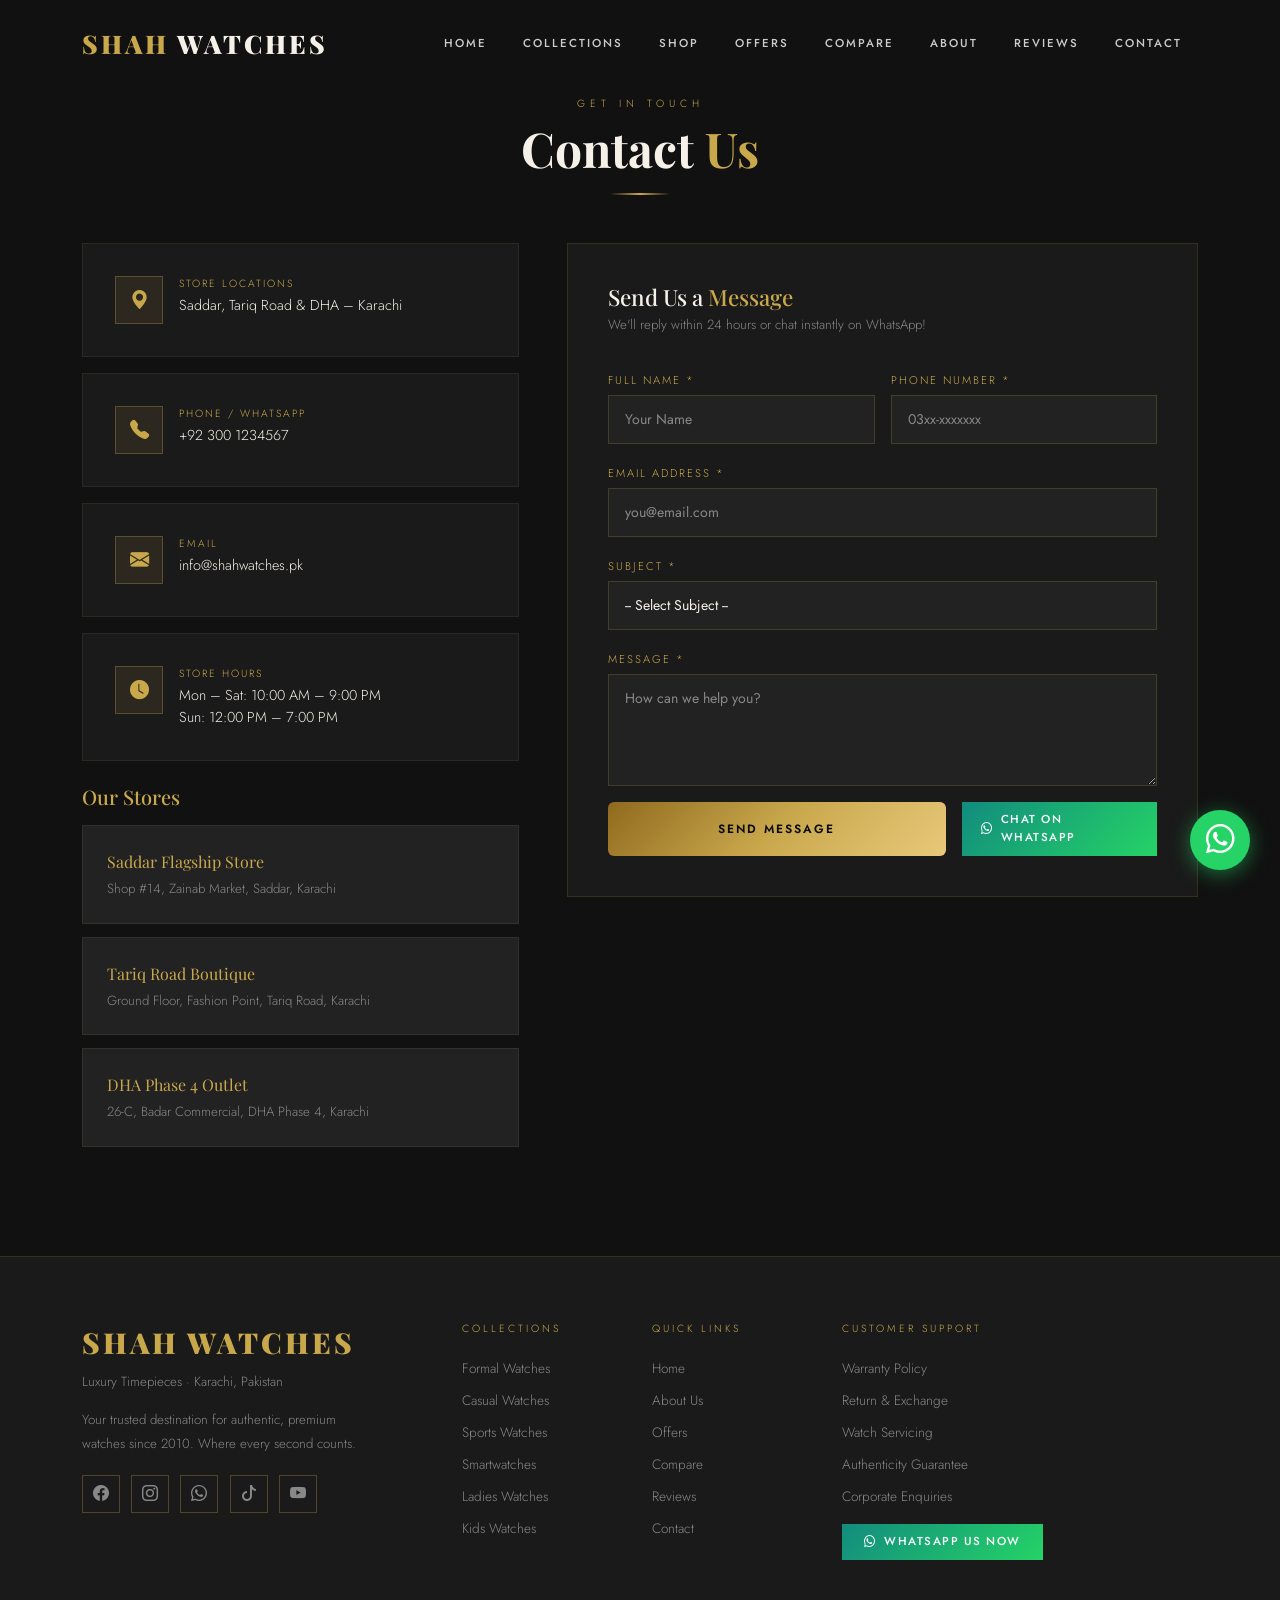
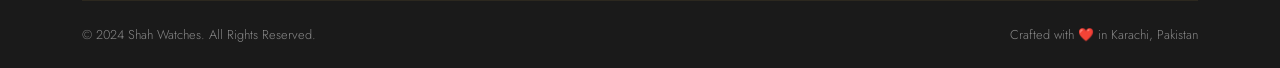
<file: contact.html>
<!DOCTYPE html>
<html lang="en">
<head>
  <meta charset="UTF-8" />
  <meta name="viewport" content="width=device-width, initial-scale=1.0"/>
  <title>SHAH WATCHES – Luxury Timepieces</title>

  <!-- Bootstrap 5 -->
  <link href="https://cdn.jsdelivr.net/npm/bootstrap@5.3.3/dist/css/bootstrap.min.css" rel="stylesheet"/>
  <!-- Bootstrap Icons -->
  <link href="https://cdn.jsdelivr.net/npm/bootstrap-icons@1.11.3/font/bootstrap-icons.min.css" rel="stylesheet"/>
  <!-- Google Fonts -->
  <link href="https://fonts.googleapis.com/css2?family=Playfair+Display:ital,wght@0,400;0,700;0,900;1,400&family=Cormorant+Garamond:wght@300;400;600&family=Jost:wght@300;400;500;600&display=swap" rel="stylesheet"/>
  <link rel="shortcut icon" href="images/wrist-watch.png" type="image/x-icon">
  <link rel="stylesheet" href="style.css">  
</head>
<body>

<!-- ════════════════════════════════════════
     WHATSAPP FLOATING BUTTON
═══════════════════════════════════════════ -->
<a href="https://wa.me/923001234567" target="_blank" class="whatsapp-float" title="Chat on WhatsApp">
  <i class="bi bi-whatsapp"></i>
</a>
<div class="whatsapp-tooltip">Chat on WhatsApp</div>

<!-- BACK TO TOP -->
<div id="backToTop" onclick="window.scrollTo({top:0,behavior:'smooth'})">
  <i class="bi bi-chevron-up"></i>
</div>

<!-- ════════════════════════════════════════
     NAVBAR
═══════════════════════════════════════════ -->
<nav class="navbar navbar-expand-lg fixed-top" id="mainNav">
  <div class="container">
    <a class="navbar-brand" href="#hero">SHAH <span>WATCHES</span></a>
    <button class="navbar-toggler" type="button" data-bs-toggle="collapse" data-bs-target="#navMenu">
      <span class="navbar-toggler-icon"></span>
    </button>
    <div class="collapse navbar-collapse" id="navMenu">
      <ul class="navbar-nav ms-auto gap-1">
        <li class="nav-item"><a class="nav-link active" href="index.html">Home</a></li>
        <li class="nav-item"><a class="nav-link" href="collection.html">Collections</a></li>
        <li class="nav-item"><a class="nav-link" href="shop.html">Shop</a></li>
        <li class="nav-item"><a class="nav-link" href="offers.html">Offers</a></li>
        <li class="nav-item"><a class="nav-link" href="compare.html">Compare</a></li>
        <li class="nav-item"><a class="nav-link" href="about.html">About</a></li>
        <li class="nav-item"><a class="nav-link" href="reviews.html">Reviews</a></li>
        <li class="nav-item"><a class="nav-link" href="contact.html">Contact</a></li>
      </ul>
    </div>
  </div>
</nav>




<!-- ════════════════════════════════════════
     CONTACT
═══════════════════════════════════════════ -->
<section id="contact">
  <div class="container">
    <div class="text-center mb-5 fade-up">
      <div class="section-label">Get In Touch</div>
      <h2 class="section-title">Contact <span class="gold">Us</span></h2>
      <div class="gold-line"></div>
    </div>
    <div class="row g-5">
      <div class="col-lg-5 fade-up">
        <div class="contact-info-card">
          <div class="contact-icon"><i class="bi bi-geo-alt-fill"></i></div>
          <div>
            <div class="contact-label">Store Locations</div>
            <div class="contact-value">Saddar, Tariq Road & DHA – Karachi</div>
          </div>
        </div>
        <div class="contact-info-card">
          <div class="contact-icon"><i class="bi bi-telephone-fill"></i></div>
          <div>
            <div class="contact-label">Phone / WhatsApp</div>
            <div class="contact-value">+92 300 1234567</div>
          </div>
        </div>
        <div class="contact-info-card">
          <div class="contact-icon"><i class="bi bi-envelope-fill"></i></div>
          <div>
            <div class="contact-label">Email</div>
            <div class="contact-value">info@shahwatches.pk</div>
          </div>
        </div>
        <div class="contact-info-card">
          <div class="contact-icon"><i class="bi bi-clock-fill"></i></div>
          <div>
            <div class="contact-label">Store Hours</div>
            <div class="contact-value">Mon – Sat: 10:00 AM – 9:00 PM<br>Sun: 12:00 PM – 7:00 PM</div>
          </div>
        </div>
        <!-- Store Locations -->
        <h5 class="display-font gold mt-4 mb-3">Our Stores</h5>
        <div class="location-card">
          <div class="location-name">Saddar Flagship Store</div>
          <div class="location-addr">Shop #14, Zainab Market, Saddar, Karachi</div>
        </div>
        <div class="location-card">
          <div class="location-name">Tariq Road Boutique</div>
          <div class="location-addr">Ground Floor, Fashion Point, Tariq Road, Karachi</div>
        </div>
        <div class="location-card">
          <div class="location-name">DHA Phase 4 Outlet</div>
          <div class="location-addr">26-C, Badar Commercial, DHA Phase 4, Karachi</div>
        </div>
      </div>
      <div class="col-lg-7 fade-up" style="transition-delay:0.2s">
        <div class="contact-form-wrap">
          <h4 class="display-font mb-1" style="font-size:1.4rem;">Send Us a <span class="gold">Message</span></h4>
          <p style="color:var(--gray); font-size:0.83rem; margin-bottom:2rem;">We'll reply within 24 hours or chat instantly on WhatsApp!</p>
          <div id="contactSuccess" class="success-msg mb-3">
            <i class="bi bi-check-circle-fill me-2"></i> Your message has been sent! We'll get back to you shortly.
          </div>
          <form id="contactForm">
            <div class="row g-3">
              <div class="col-sm-6">
                <label class="form-label-dark">Full Name *</label>
                <input type="text" class="form-control-dark form-control" id="cName" placeholder="Your Name" required minlength="3"/>
                <div class="invalid-feedback">Please enter your full name.</div>
              </div>
              <div class="col-sm-6">
                <label class="form-label-dark">Phone Number *</label>
                <input type="tel" class="form-control-dark form-control" id="cPhone" placeholder="03xx-xxxxxxx" required pattern="^(03\d{9}|\+923\d{9}|0\d{10})$"/>
                <div class="invalid-feedback">Enter a valid Pakistani phone number (e.g. 03001234567).</div>
              </div>
              <div class="col-12">
                <label class="form-label-dark">Email Address *</label>
                <input type="email" class="form-control-dark form-control" id="cEmail" placeholder="you@email.com" required/>
                <div class="invalid-feedback">Please enter a valid email address.</div>
              </div>
              <div class="col-12">
                <label class="form-label-dark">Subject *</label>
                <select class="form-control-dark form-control" id="cSubject" required>
                  <option value="">-- Select Subject --</option>
                  <option>Watch Inquiry</option>
                  <option>Order Status</option>
                  <option>Warranty / Repair</option>
                  <option>Bulk / Corporate Purchase</option>
                  <option>Store Location</option>
                  <option>Other</option>
                </select>
                <div class="invalid-feedback">Please select a subject.</div>
              </div>
              <div class="col-12">
                <label class="form-label-dark">Message *</label>
                <textarea class="form-control-dark form-control" id="cMessage" rows="4" placeholder="How can we help you?" required minlength="15"></textarea>
                <div class="invalid-feedback">Please write at least 15 characters.</div>
              </div>
              <div class="col-12 d-flex gap-3 flex-wrap">
                <button type="submit" class="btn btn-gold flex-grow-1"><span>Send Message</span></button>
                <a href="https://wa.me/923001234567" target="_blank" class="btn-whatsapp" style="width:auto; flex:1; min-width:180px; border-radius:0;">
                  <i class="bi bi-whatsapp"></i> Chat on WhatsApp
                </a>
              </div>
            </div>
          </form>
        </div>
      </div>
    </div>
  </div>
</section>







<!-- ════════════════════════════════════════
     FOOTER
═══════════════════════════════════════════ -->
<footer>
  <div class="container">
    <div class="row g-4">
      <div class="col-lg-4">
        <div class="footer-brand">SHAH WATCHES</div>
        <div class="footer-tagline">Luxury Timepieces · Karachi, Pakistan</div>
        <p style="color:var(--gray); font-size:0.83rem; line-height:1.8; margin-top:1rem; max-width:300px;">
          Your trusted destination for authentic, premium watches since 2010. Where every second counts.
        </p>
        <div class="social-links">
          <a href="https://www.facebook.com/" class="social-link"><i class="bi bi-facebook"></i></a>
          <a href="https://www.instagram.com/" class="social-link"><i class="bi bi-instagram"></i></a>
          <a href="https://wa.me/923001234567" target="_blank" class="social-link"><i class="bi bi-whatsapp"></i></a>
          <a href="https://www.tiktok.com/" class="social-link"><i class="bi bi-tiktok"></i></a>
          <a href="https://www.youtube.com/feed/homepage" class="social-link"><i class="bi bi-youtube"></i></a>
        </div>
      </div>
      <div class="col-sm-6 col-lg-2">
        <div class="footer-heading">Collections</div>
        <ul class="footer-links">
          <li><a href="#categories">Formal Watches</a></li>
          <li><a href="#categories">Casual Watches</a></li>
          <li><a href="#categories">Sports Watches</a></li>
          <li><a href="#categories">Smartwatches</a></li>
          <li><a href="#categories">Ladies Watches</a></li>
          <li><a href="#categories">Kids Watches</a></li>
        </ul>
      </div>
      <div class="col-sm-6 col-lg-2">
        <div class="footer-heading">Quick Links</div>
        <ul class="footer-links">
          <li><a href="index.html">Home</a></li>
          <li><a href="about.html">About Us</a></li>
          <li><a href="offers.html">Offers</a></li>
          <li><a href="compare.html">Compare</a></li>
          <li><a href="reviews.html">Reviews</a></li>
          <li><a href="contact.html">Contact</a></li>
        </ul>
      </div>
      <div class="col-lg-4">
        <div class="footer-heading">Customer Support</div>
        <ul class="footer-links">
          <li><a href="#">Warranty Policy</a></li>
          <li><a href="#">Return & Exchange</a></li>
          <li><a href="#">Watch Servicing</a></li>
          <li><a href="#">Authenticity Guarantee</a></li>
          <li><a href="#">Corporate Enquiries</a></li>
        </ul>
        <div class="mt-3">
          <a href="https://wa.me/923001234567" target="_blank" class="btn-whatsapp d-inline-flex" style="width:auto; padding: 0.6rem 1.4rem;">
            <i class="bi bi-whatsapp"></i> WhatsApp Us Now
          </a>
        </div>
      </div>
    </div>
    <div class="footer-bottom">
      <p>© 2024 Shah Watches. All Rights Reserved.</p>
      <p>Crafted with ❤️ in Karachi, Pakistan</p>
    </div>
  </div>
</footer>

<!-- ════════════════════════════════════════
     SCRIPTS
═══════════════════════════════════════════ -->
<script src="https://code.jquery.com/jquery-3.7.1.min.js"></script>
<script src="https://cdn.jsdelivr.net/npm/bootstrap@5.3.3/dist/js/bootstrap.bundle.min.js"></script>
<script src="script.js"></script>
</body>
</html>
</file>
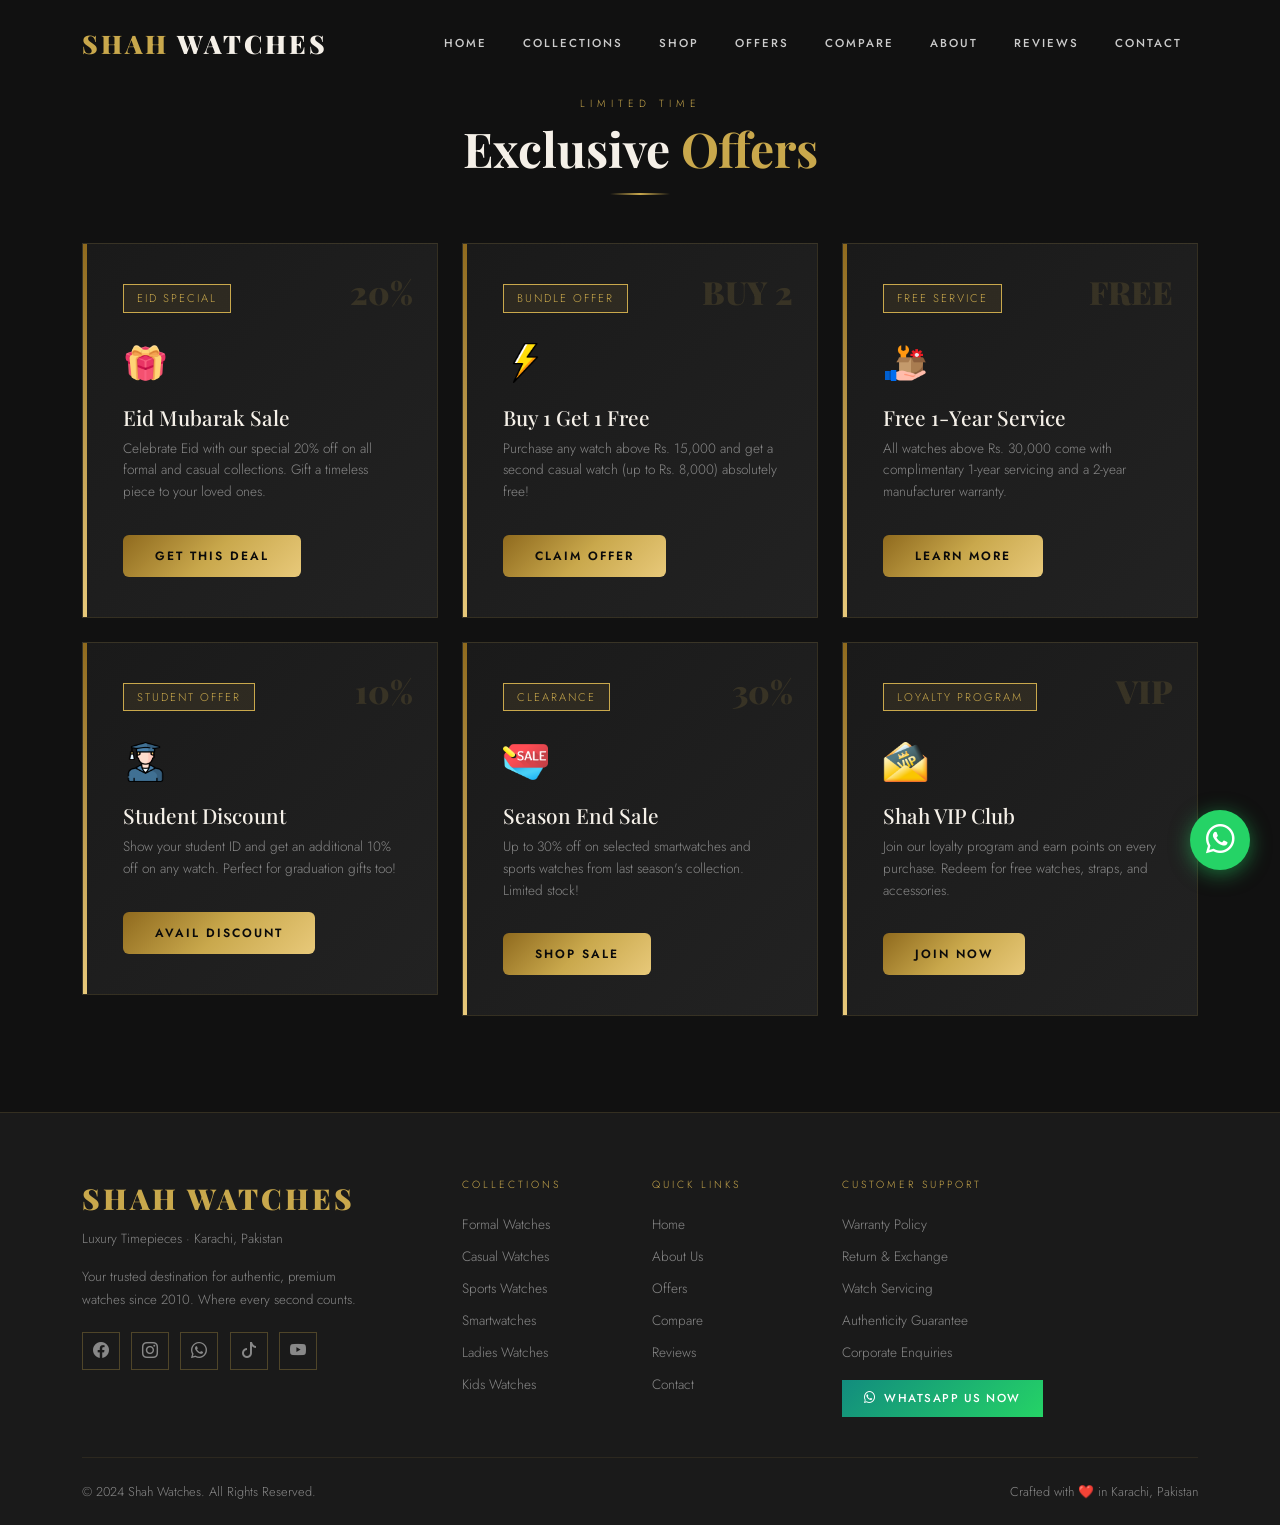
<file: offers.html>
<!DOCTYPE html>
<html lang="en">
<head>
  <meta charset="UTF-8" />
  <meta name="viewport" content="width=device-width, initial-scale=1.0"/>
  <title>SHAH WATCHES – Luxury Timepieces</title>

  <!-- Bootstrap 5 -->
  <link href="https://cdn.jsdelivr.net/npm/bootstrap@5.3.3/dist/css/bootstrap.min.css" rel="stylesheet"/>
  <!-- Bootstrap Icons -->
  <link href="https://cdn.jsdelivr.net/npm/bootstrap-icons@1.11.3/font/bootstrap-icons.min.css" rel="stylesheet"/>
  <!-- Google Fonts -->
  <link href="https://fonts.googleapis.com/css2?family=Playfair+Display:ital,wght@0,400;0,700;0,900;1,400&family=Cormorant+Garamond:wght@300;400;600&family=Jost:wght@300;400;500;600&display=swap" rel="stylesheet"/>
  <link rel="shortcut icon" href="images/wrist-watch.png" type="image/x-icon">
  <link rel="stylesheet" href="style.css">  
</head>
<body>

<!-- ════════════════════════════════════════
     WHATSAPP FLOATING BUTTON
═══════════════════════════════════════════ -->
<a href="https://wa.me/923001234567" target="_blank" class="whatsapp-float" title="Chat on WhatsApp">
  <i class="bi bi-whatsapp"></i>
</a>
<div class="whatsapp-tooltip">Chat on WhatsApp</div>

<!-- BACK TO TOP -->
<div id="backToTop" onclick="window.scrollTo({top:0,behavior:'smooth'})">
  <i class="bi bi-chevron-up"></i>
</div>

<!-- ════════════════════════════════════════
     NAVBAR
═══════════════════════════════════════════ -->
<nav class="navbar navbar-expand-lg fixed-top" id="mainNav">
  <div class="container">
    <a class="navbar-brand" href="#hero">SHAH <span>WATCHES</span></a>
    <button class="navbar-toggler" type="button" data-bs-toggle="collapse" data-bs-target="#navMenu">
      <span class="navbar-toggler-icon"></span>
    </button>
    <div class="collapse navbar-collapse" id="navMenu">
      <ul class="navbar-nav ms-auto gap-1">
        <li class="nav-item"><a class="nav-link active" href="index.html">Home</a></li>
        <li class="nav-item"><a class="nav-link" href="collection.html">Collections</a></li>
        <li class="nav-item"><a class="nav-link" href="shop.html">Shop</a></li>
        <li class="nav-item"><a class="nav-link" href="offers.html">Offers</a></li>
        <li class="nav-item"><a class="nav-link" href="compare.html">Compare</a></li>
        <li class="nav-item"><a class="nav-link" href="about.html">About</a></li>
        <li class="nav-item"><a class="nav-link" href="reviews.html">Reviews</a></li>
        <li class="nav-item"><a class="nav-link" href="contact.html">Contact</a></li>
      </ul>
    </div>
  </div>
</nav>



<!-- ════════════════════════════════════════
     PROMOTIONS
═══════════════════════════════════════════ -->
<section id="promotions">
  <div class="container">
    <div class="text-center mb-5 fade-up">
      <div class="section-label">Limited Time</div>
      <h2 class="section-title">Exclusive <span class="gold">Offers</span></h2>
      <div class="gold-line"></div>
    </div>
    <div class="row g-4">
      <div class="col-md-6 col-lg-4 fade-up">
        <div class="promo-card">
          <div class="promo-discount">20%</div>
          <div class="promo-tag">Eid Special</div>
          <div class="promo-icon"><img src="images/gift.png" alt="" height="40px" width="45px"></div>
          <h5 class="promo-title">Eid Mubarak Sale</h5>
          <p class="promo-desc">Celebrate Eid with our special 20% off on all formal and casual collections. Gift a timeless piece to your loved ones.</p>
          <a href="https://wa.me/923001234567?text=Hi!%20I%20want%20to%20know%20about%20the%20Eid%20Special%20Sale%20at%20Shah%20Watches." target="_blank" class="btn btn-gold mt-3"><span>Get This Deal</span></a>
        </div>
      </div>
      <div class="col-md-6 col-lg-4 fade-up" style="transition-delay:0.1s">
        <div class="promo-card">
          <div class="promo-discount">BUY 2</div>
          <div class="promo-tag">Bundle Offer</div>
          <div class="promo-icon"><img src="images/flash.png" alt="" height="40px" width="45px"></div>
          <h5 class="promo-title">Buy 1 Get 1 Free</h5>
          <p class="promo-desc">Purchase any watch above Rs. 15,000 and get a second casual watch (up to Rs. 8,000) absolutely free!</p>
          <a href="https://wa.me/923001234567?text=Hi!%20I%27m%20interested%20in%20the%20Buy%201%20Get%201%20Free%20offer%20at%20Shah%20Watches." target="_blank" class="btn btn-gold mt-3"><span>Claim Offer</span></a>
        </div>
      </div>
      <div class="col-md-6 col-lg-4 fade-up" style="transition-delay:0.2s">
        <div class="promo-card">
          <div class="promo-discount">FREE</div>
          <div class="promo-tag">Free Service</div>
          <div class="promo-icon"><img src="images/customer-service.png" alt="" height="40px" width="45px"></div>
          <h5 class="promo-title">Free 1-Year Service</h5>
          <p class="promo-desc">All watches above Rs. 30,000 come with complimentary 1-year servicing and a 2-year manufacturer warranty.</p>
          <a href="https://wa.me/923001234567?text=Hi!%20Tell%20me%20more%20about%20the%20Free%201-Year%20Service%20at%20Shah%20Watches." target="_blank" class="btn btn-gold mt-3"><span>Learn More</span></a>
        </div>
      </div>
      <div class="col-md-6 col-lg-4 fade-up" style="transition-delay:0.3s">
        <div class="promo-card">
          <div class="promo-discount">10%</div>
          <div class="promo-tag">Student Offer</div>
          <div class="promo-icon"><img src="images/graduated.png" alt="" height="40px" width="45px"></div>
          <h5 class="promo-title">Student Discount</h5>
          <p class="promo-desc">Show your student ID and get an additional 10% off on any watch. Perfect for graduation gifts too!</p>
          <a href="https://wa.me/923001234567?text=Hi!%20I%27m%20a%20student%20and%20want%20to%20avail%20the%20student%20discount%20at%20Shah%20Watches." target="_blank" class="btn btn-gold mt-3"><span>Avail Discount</span></a>
        </div>
      </div>
      <div class="col-md-6 col-lg-4 fade-up" style="transition-delay:0.4s">
        <div class="promo-card">
          <div class="promo-discount">30%</div>
          <div class="promo-tag">Clearance</div>
          <div class="promo-icon"><img src="images/sale.png" alt="" height="40px" width="45px"></div>
          <h5 class="promo-title">Season End Sale</h5>
          <p class="promo-desc">Up to 30% off on selected smartwatches and sports watches from last season's collection. Limited stock!</p>
          <a href="https://wa.me/923001234567?text=Hi!%20I%27m%20looking%20for%20the%20Season%20End%20Sale%20deals%20at%20Shah%20Watches." target="_blank" class="btn btn-gold mt-3"><span>Shop Sale</span></a>
        </div>
      </div>
      <div class="col-md-6 col-lg-4 fade-up" style="transition-delay:0.5s">
        <div class="promo-card">
          <div class="promo-discount">VIP</div>
          <div class="promo-tag">Loyalty Program</div>
          <div class="promo-icon"><img src="images/invitation.png" alt="" height="40px" width="45px"></div>
          <h5 class="promo-title">Shah VIP Club</h5>
          <p class="promo-desc">Join our loyalty program and earn points on every purchase. Redeem for free watches, straps, and accessories.</p>
          <a href="https://wa.me/923001234567?text=Hi!%20I%27d%20like%20to%20join%20the%20Shah%20VIP%20Loyalty%20Club." target="_blank" class="btn btn-gold mt-3"><span>Join Now</span></a>
        </div>
      </div>
    </div>
  </div>
</section>








<!-- ════════════════════════════════════════
     FOOTER
═══════════════════════════════════════════ -->
<footer>
  <div class="container">
    <div class="row g-4">
      <div class="col-lg-4">
        <div class="footer-brand">SHAH WATCHES</div>
        <div class="footer-tagline">Luxury Timepieces · Karachi, Pakistan</div>
        <p style="color:var(--gray); font-size:0.83rem; line-height:1.8; margin-top:1rem; max-width:300px;">
          Your trusted destination for authentic, premium watches since 2010. Where every second counts.
        </p>
        <div class="social-links">
          <a href="https://www.facebook.com/" class="social-link"><i class="bi bi-facebook"></i></a>
          <a href="https://www.instagram.com/" class="social-link"><i class="bi bi-instagram"></i></a>
          <a href="https://wa.me/923001234567" target="_blank" class="social-link"><i class="bi bi-whatsapp"></i></a>
          <a href="https://www.tiktok.com/" class="social-link"><i class="bi bi-tiktok"></i></a>
          <a href="https://www.youtube.com/feed/homepage" class="social-link"><i class="bi bi-youtube"></i></a>
        </div>
      </div>
      <div class="col-sm-6 col-lg-2">
        <div class="footer-heading">Collections</div>
        <ul class="footer-links">
          <li><a href="#categories">Formal Watches</a></li>
          <li><a href="#categories">Casual Watches</a></li>
          <li><a href="#categories">Sports Watches</a></li>
          <li><a href="#categories">Smartwatches</a></li>
          <li><a href="#categories">Ladies Watches</a></li>
          <li><a href="#categories">Kids Watches</a></li>
        </ul>
      </div>
      <div class="col-sm-6 col-lg-2">
        <div class="footer-heading">Quick Links</div>
        <ul class="footer-links">
          <li><a href="index.html">Home</a></li>
          <li><a href="about.html">About Us</a></li>
          <li><a href="offers.html">Offers</a></li>
          <li><a href="compare.html">Compare</a></li>
          <li><a href="reviews.html">Reviews</a></li>
          <li><a href="contact.html">Contact</a></li>
        </ul>
      </div>
      <div class="col-lg-4">
        <div class="footer-heading">Customer Support</div>
        <ul class="footer-links">
          <li><a href="#">Warranty Policy</a></li>
          <li><a href="#">Return & Exchange</a></li>
          <li><a href="#">Watch Servicing</a></li>
          <li><a href="#">Authenticity Guarantee</a></li>
          <li><a href="#">Corporate Enquiries</a></li>
        </ul>
        <div class="mt-3">
          <a href="https://wa.me/923001234567" target="_blank" class="btn-whatsapp d-inline-flex" style="width:auto; padding: 0.6rem 1.4rem;">
            <i class="bi bi-whatsapp"></i> WhatsApp Us Now
          </a>
        </div>
      </div>
    </div>
    <div class="footer-bottom">
      <p>© 2024 Shah Watches. All Rights Reserved.</p>
      <p>Crafted with ❤️ in Karachi, Pakistan</p>
    </div>
  </div>
</footer>

<!-- ════════════════════════════════════════
     SCRIPTS
═══════════════════════════════════════════ -->
<script src="https://code.jquery.com/jquery-3.7.1.min.js"></script>
<script src="https://cdn.jsdelivr.net/npm/bootstrap@5.3.3/dist/js/bootstrap.bundle.min.js"></script>
<script src="script.js"></script>
</body>
</html>
</file>
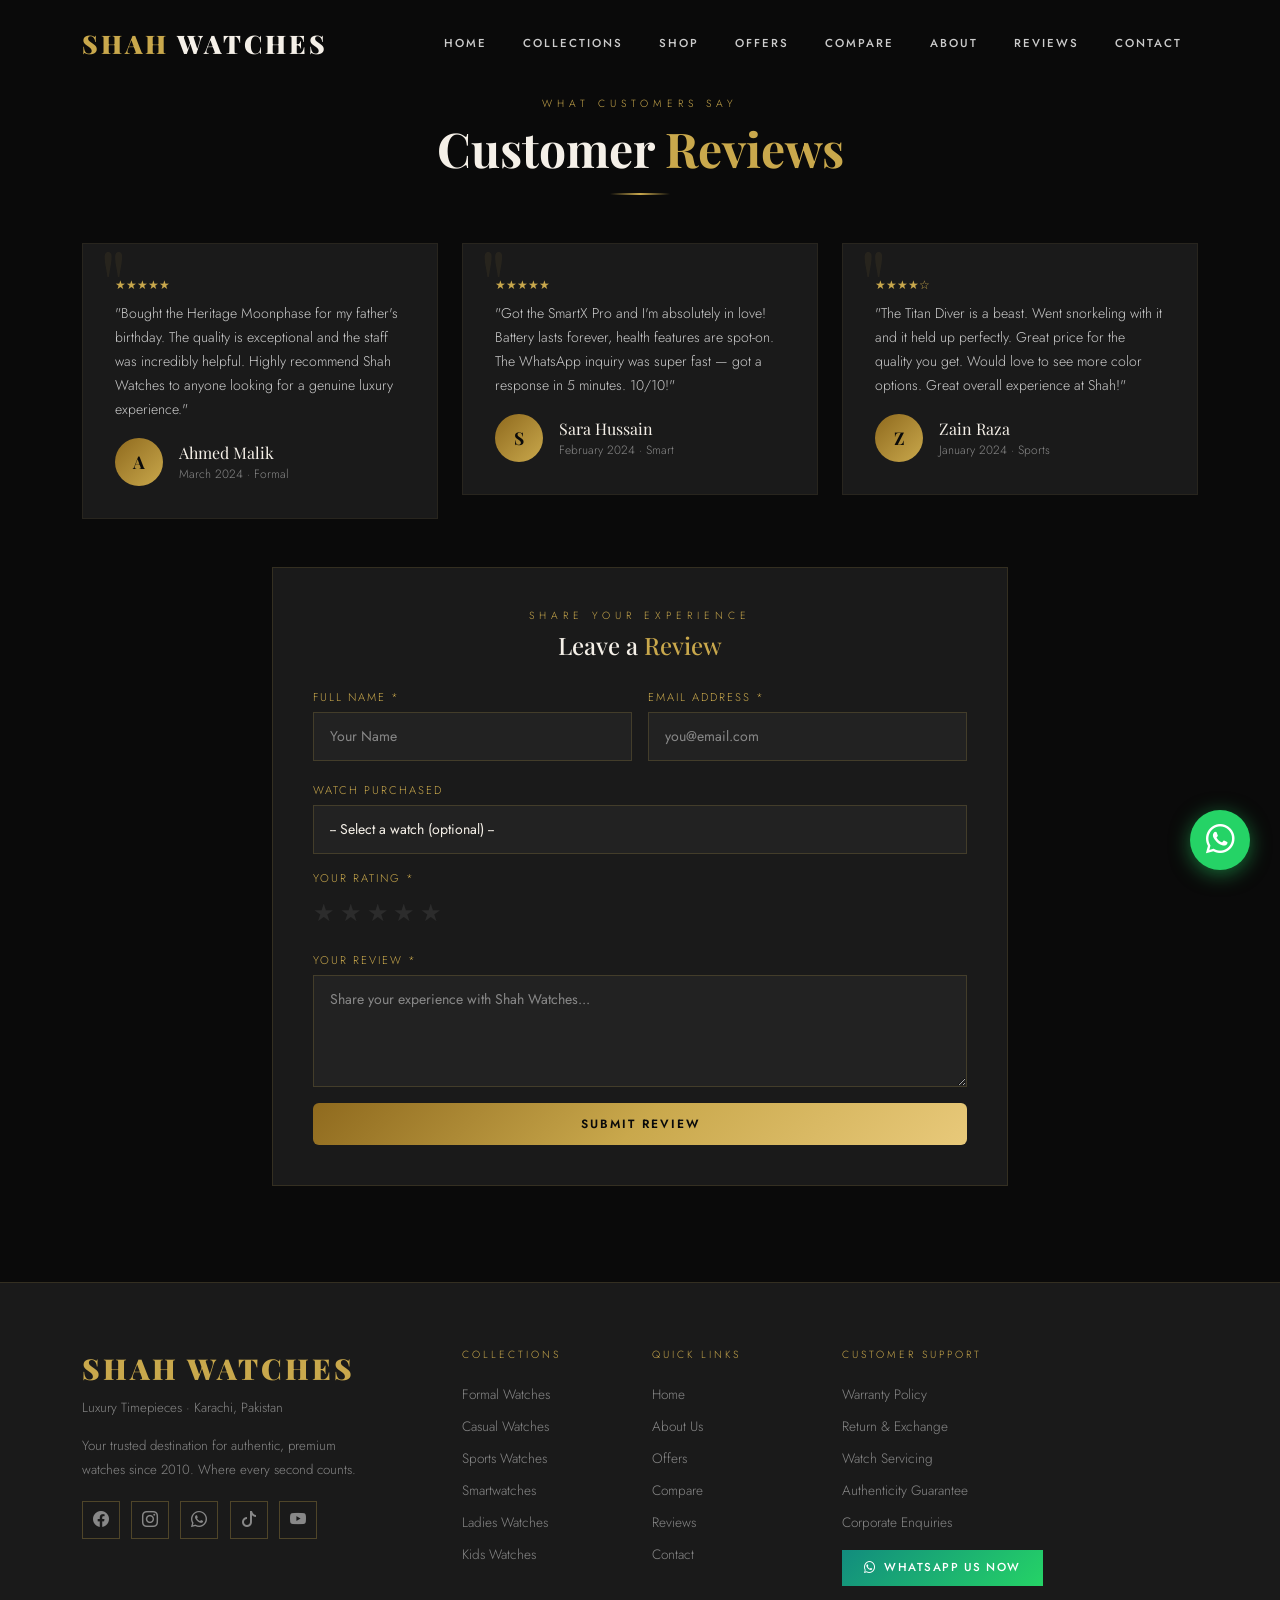
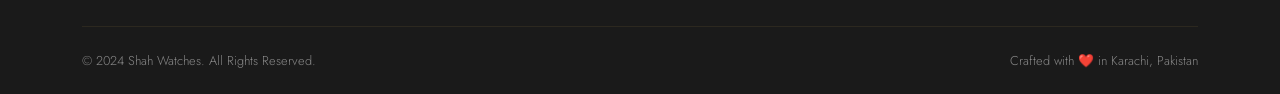
<file: reviews.html>
<!DOCTYPE html>
<html lang="en">
<head>
  <meta charset="UTF-8" />
  <meta name="viewport" content="width=device-width, initial-scale=1.0"/>
  <title>SHAH WATCHES – Luxury Timepieces</title>

  <!-- Bootstrap 5 -->
  <link href="https://cdn.jsdelivr.net/npm/bootstrap@5.3.3/dist/css/bootstrap.min.css" rel="stylesheet"/>
  <!-- Bootstrap Icons -->
  <link href="https://cdn.jsdelivr.net/npm/bootstrap-icons@1.11.3/font/bootstrap-icons.min.css" rel="stylesheet"/>
  <!-- Google Fonts -->
  <link href="https://fonts.googleapis.com/css2?family=Playfair+Display:ital,wght@0,400;0,700;0,900;1,400&family=Cormorant+Garamond:wght@300;400;600&family=Jost:wght@300;400;500;600&display=swap" rel="stylesheet"/>
  <link rel="shortcut icon" href="images/wrist-watch.png" type="image/x-icon">
  <link rel="stylesheet" href="style.css">  
</head>
<body>

<!-- ════════════════════════════════════════
     WHATSAPP FLOATING BUTTON
═══════════════════════════════════════════ -->
<a href="https://wa.me/923001234567" target="_blank" class="whatsapp-float" title="Chat on WhatsApp">
  <i class="bi bi-whatsapp"></i>
</a>
<div class="whatsapp-tooltip">Chat on WhatsApp</div>

<!-- BACK TO TOP -->
<div id="backToTop" onclick="window.scrollTo({top:0,behavior:'smooth'})">
  <i class="bi bi-chevron-up"></i>
</div>

<!-- ════════════════════════════════════════
     NAVBAR
═══════════════════════════════════════════ -->
<nav class="navbar navbar-expand-lg fixed-top" id="mainNav">
  <div class="container">
    <a class="navbar-brand" href="#hero">SHAH <span>WATCHES</span></a>
    <button class="navbar-toggler" type="button" data-bs-toggle="collapse" data-bs-target="#navMenu">
      <span class="navbar-toggler-icon"></span>
    </button>
    <div class="collapse navbar-collapse" id="navMenu">
      <ul class="navbar-nav ms-auto gap-1">
        <li class="nav-item"><a class="nav-link active" href="index.html">Home</a></li>
        <li class="nav-item"><a class="nav-link" href="collection.html">Collections</a></li>
        <li class="nav-item"><a class="nav-link" href="shop.html">Shop</a></li>
        <li class="nav-item"><a class="nav-link" href="offers.html">Offers</a></li>
        <li class="nav-item"><a class="nav-link" href="compare.html">Compare</a></li>
        <li class="nav-item"><a class="nav-link" href="about.html">About</a></li>
        <li class="nav-item"><a class="nav-link" href="reviews.html">Reviews</a></li>
        <li class="nav-item"><a class="nav-link" href="contact.html">Contact</a></li>
      </ul>
    </div>
  </div>
</nav>




<!-- ════════════════════════════════════════
     FEEDBACK / REVIEWS
═══════════════════════════════════════════ -->
<section id="feedback">
  <div class="container">
    <div class="text-center mb-5 fade-up">
      <div class="section-label">What Customers Say</div>
      <h2 class="section-title">Customer <span class="gold">Reviews</span></h2>
      <div class="gold-line"></div>
    </div>
    <!-- Existing Reviews -->
    <div class="row g-4 mb-5">
      <div class="col-md-4 fade-up">
        <div class="review-card">
          <div class="product-stars mb-2">★★★★★</div>
          <p class="review-text">"Bought the Heritage Moonphase for my father's birthday. The quality is exceptional and the staff was incredibly helpful. Highly recommend Shah Watches to anyone looking for a genuine luxury experience."</p>
          <div class="d-flex align-items-center gap-3 mt-3">
            <div class="reviewer-avatar">A</div>
            <div>
              <div class="reviewer-name">Ahmed Malik</div>
              <div class="reviewer-date">March 2024 · Formal</div>
            </div>
          </div>
        </div>
      </div>
      <div class="col-md-4 fade-up" style="transition-delay:0.1s">
        <div class="review-card">
          <div class="product-stars mb-2">★★★★★</div>
          <p class="review-text">"Got the SmartX Pro and I'm absolutely in love! Battery lasts forever, health features are spot-on. The WhatsApp inquiry was super fast — got a response in 5 minutes. 10/10!"</p>
          <div class="d-flex align-items-center gap-3 mt-3">
            <div class="reviewer-avatar">S</div>
            <div>
              <div class="reviewer-name">Sara Hussain</div>
              <div class="reviewer-date">February 2024 · Smart</div>
            </div>
          </div>
        </div>
      </div>
      <div class="col-md-4 fade-up" style="transition-delay:0.2s">
        <div class="review-card">
          <div class="product-stars mb-2">★★★★☆</div>
          <p class="review-text">"The Titan Diver is a beast. Went snorkeling with it and it held up perfectly. Great price for the quality you get. Would love to see more color options. Great overall experience at Shah!"</p>
          <div class="d-flex align-items-center gap-3 mt-3">
            <div class="reviewer-avatar">Z</div>
            <div>
              <div class="reviewer-name">Zain Raza</div>
              <div class="reviewer-date">January 2024 · Sports</div>
            </div>
          </div>
        </div>
      </div>
    </div>

    <!-- Feedback Form -->
    <div class="row justify-content-center">
      <div class="col-lg-8 fade-up">
        <div class="feedback-form-wrap">
          <div class="text-center mb-4">
            <div class="section-label">Share Your Experience</div>
            <h4 class="display-font" style="font-size:1.5rem;">Leave a <span class="gold">Review</span></h4>
          </div>
          <div id="feedbackSuccess" class="success-msg mb-3">
            <i class="bi bi-check-circle-fill me-2"></i> Thank you for your review! It will appear after moderation.
          </div>
          <form id="feedbackForm" >
            <div class="row g-3">
              <div class="col-sm-6">
                <label class="form-label-dark">Full Name *</label>
                <input type="text" class="form-control-dark form-control" id="rName" placeholder="Your Name" required minlength="3"/>
                <div class="invalid-feedback">Please enter your name (min 3 characters).</div>
              </div>
              <div class="col-sm-6">
                <label class="form-label-dark">Email Address *</label>
                <input type="email" class="form-control-dark form-control" id="rEmail" placeholder="you@email.com" required/>
                <div class="invalid-feedback">Please enter a valid email.</div>
              </div>
              <div class="col-12">
                <label class="form-label-dark">Watch Purchased</label>
                <select class="form-control-dark form-control" id="rWatch">
                  <option value="">-- Select a watch (optional) --</option>
                  <option>Grandeur Classic</option>
                  <option>Titan Diver 200M</option>
                  <option>SmartX Pro 2024</option>
                  <option>Urban Chic Rose Gold</option>
                  <option>Heritage Moonphase</option>
                  <option>Expedition Chrono</option>
                  <option>Crystal Bloom Ladies</option>
                  <option>NexBand Ultra</option>
                  <option>Black Edition Tourbillon</option>
                  <option>Other</option>
                </select>
              </div>
              <div class="col-12">
                <label class="form-label-dark d-block mb-2">Your Rating *</label>
                <div class="star-rating" id="starRating">
                  <input type="radio" name="rating" id="star5" value="5" required/>
                  <label for="star5">★</label>
                  <input type="radio" name="rating" id="star4" value="4"/>
                  <label for="star4">★</label>
                  <input type="radio" name="rating" id="star3" value="3"/>
                  <label for="star3">★</label>
                  <input type="radio" name="rating" id="star2" value="2"/>
                  <label for="star2">★</label>
                  <input type="radio" name="rating" id="star1" value="1"/>
                  <label for="star1">★</label>
                </div>
                <div id="ratingErr" style="display:none; color:#e74c3c; font-size:0.75rem; margin-top:0.3rem;">Please select a star rating.</div>
              </div>
              <div class="col-12">
                <label class="form-label-dark">Your Review *</label>
                <textarea class="form-control-dark form-control" id="rReview" rows="4" placeholder="Share your experience with Shah Watches..." required minlength="20"></textarea>
                <div class="invalid-feedback">Please write at least 20 characters.</div>
              </div>
              <div class="col-12">
                <button type="submit" class="btn btn-gold w-100"><span>Submit Review</span></button>
              </div>
            </div>
          </form>
        </div>
      </div>
    </div>
  </div>
</section>







<!-- ════════════════════════════════════════
     FOOTER
═══════════════════════════════════════════ -->
<footer>
  <div class="container">
    <div class="row g-4">
      <div class="col-lg-4">
        <div class="footer-brand">SHAH WATCHES</div>
        <div class="footer-tagline">Luxury Timepieces · Karachi, Pakistan</div>
        <p style="color:var(--gray); font-size:0.83rem; line-height:1.8; margin-top:1rem; max-width:300px;">
          Your trusted destination for authentic, premium watches since 2010. Where every second counts.
        </p>
        <div class="social-links">
          <a href="https://www.facebook.com/" class="social-link"><i class="bi bi-facebook"></i></a>
          <a href="https://www.instagram.com/" class="social-link"><i class="bi bi-instagram"></i></a>
          <a href="https://wa.me/923001234567" target="_blank" class="social-link"><i class="bi bi-whatsapp"></i></a>
          <a href="https://www.tiktok.com/" class="social-link"><i class="bi bi-tiktok"></i></a>
          <a href="https://www.youtube.com/feed/homepage"class="social-link"><i class="bi bi-youtube"></i></a>
        </div>
      </div>
      <div class="col-sm-6 col-lg-2">
        <div class="footer-heading">Collections</div>
        <ul class="footer-links">
          <li><a href="#categories">Formal Watches</a></li>
          <li><a href="#categories">Casual Watches</a></li>
          <li><a href="#categories">Sports Watches</a></li>
          <li><a href="#categories">Smartwatches</a></li>
          <li><a href="#categories">Ladies Watches</a></li>
          <li><a href="#categories">Kids Watches</a></li>
        </ul>
      </div>
      <div class="col-sm-6 col-lg-2">
        <div class="footer-heading">Quick Links</div>
        <ul class="footer-links">
          <li><a href="index.html">Home</a></li>
          <li><a href="about.html">About Us</a></li>
          <li><a href="offers.html">Offers</a></li>
          <li><a href="compare.html">Compare</a></li>
          <li><a href="reviews.html">Reviews</a></li>
          <li><a href="contact.html">Contact</a></li>
        </ul>
      </div>
      <div class="col-lg-4">
        <div class="footer-heading">Customer Support</div>
        <ul class="footer-links">
          <li><a href="#">Warranty Policy</a></li>
          <li><a href="#">Return & Exchange</a></li>
          <li><a href="#">Watch Servicing</a></li>
          <li><a href="#">Authenticity Guarantee</a></li>
          <li><a href="#">Corporate Enquiries</a></li>
        </ul>
        <div class="mt-3">
          <a href="https://wa.me/923001234567" target="_blank" class="btn-whatsapp d-inline-flex" style="width:auto; padding: 0.6rem 1.4rem;">
            <i class="bi bi-whatsapp"></i> WhatsApp Us Now
          </a>
        </div>
      </div>
    </div>
    <div class="footer-bottom">
      <p>© 2024 Shah Watches. All Rights Reserved.</p>
      <p>Crafted with ❤️ in Karachi, Pakistan</p>
    </div>
  </div>
</footer>

<!-- ════════════════════════════════════════
     SCRIPTS
═══════════════════════════════════════════ -->
<script src="https://code.jquery.com/jquery-3.7.1.min.js"></script>
<script src="https://cdn.jsdelivr.net/npm/bootstrap@5.3.3/dist/js/bootstrap.bundle.min.js"></script>
<script src="script.js"></script>
</body>
</html>
</file>
<file: style.css>
:root {
      --gold: #c9a84c;
      --gold-light: #e8c97a;
      --gold-dark: #8f6a1e;
      --black: #0a0a0a;
      --dark: #111111;
      --dark2: #1a1a1a;
      --dark3: #222222;
      --dark4: #2c2c2c;
      --gray: #888888;
      --light-gray: #cccccc;
      --white: #f5f0e8;
      --whatsapp: #25d366;
    }

    * { margin: 0; padding: 0; box-sizing: border-box; }

    html { scroll-behavior: smooth; }

    body {
      background: var(--black);
      color: var(--white);
      font-family: 'Jost', sans-serif;
      font-weight: 300;
      overflow-x: hidden;
    }

    /* ── SCROLLBAR ── */
    ::-webkit-scrollbar { width: 6px; }
    ::-webkit-scrollbar-track { background: var(--dark); }
    ::-webkit-scrollbar-thumb { background: var(--gold); border-radius: 3px; }

    /* ── SELECTION ── */
    ::selection { background: var(--gold); color: var(--black); }

    /* ── TYPOGRAPHY ── */
    .display-font { font-family: 'Playfair Display', serif; }
    .serif { font-family: 'Cormorant Garamond', serif; }
    .gold { color: var(--gold); }
    .gold-light { color: var(--gold-light); }

    /* ── GOLD LINE DIVIDER ── */
    .gold-line {
      width: 60px; height: 2px;
      background: linear-gradient(90deg, transparent, var(--gold), transparent);
      margin: 1rem auto;
    }
    .gold-line-left {
      width: 60px; height: 2px;
      background: linear-gradient(90deg, var(--gold), transparent);
      margin: 1rem 0;
    }

    /* ── BUTTONS ── */
    .btn-gold {
      background: linear-gradient(135deg, var(--gold-dark), var(--gold), var(--gold-light));
      color: var(--black);
      border: none;
      font-family: 'Jost', sans-serif;
      font-weight: 600;
      letter-spacing: 2px;
      text-transform: uppercase;
      font-size: 0.75rem;
      padding: 0.75rem 2rem;
      transition: all 0.4s ease;
      position: relative;
      overflow: hidden;
    }
    .btn-gold::before {
      content: '';
      position: absolute; top: 0; left: -100%;
      width: 100%; height: 100%;
      background: linear-gradient(135deg, var(--gold-light), var(--gold));
      transition: left 0.4s ease;
    }
    .btn-gold:hover::before { left: 0; }
    .btn-gold span { position: relative; z-index: 1; }
    .btn-gold:hover { color: var(--black); transform: translateY(-2px); box-shadow: 0 8px 25px rgba(201,168,76,0.4); }

    .btn-outline-gold {
      border: 1px solid var(--gold);
      color: var(--gold);
      background: transparent;
      font-family: 'Jost', sans-serif;
      font-weight: 500;
      letter-spacing: 2px;
      text-transform: uppercase;
      font-size: 0.75rem;
      padding: 0.75rem 2rem;
      transition: all 0.3s ease;
    }
    .btn-outline-gold:hover {
      background: var(--gold);
      color: var(--black);
      transform: translateY(-2px);
      box-shadow: 0 8px 25px rgba(201,168,76,0.3);
    }

    /* ── WHATSAPP FLOAT ── */
    .whatsapp-float {
      position: fixed;
      bottom: 30px; right: 30px;
      z-index: 9999;
      width: 60px; height: 60px;
      background: var(--whatsapp);
      border-radius: 50%;
      display: flex; align-items: center; justify-content: center;
      box-shadow: 0 4px 20px rgba(37,211,102,0.5);
      transition: all 0.3s ease;
      text-decoration: none;
    }
    .whatsapp-float:hover {
      transform: scale(1.15);
      box-shadow: 0 8px 30px rgba(37,211,102,0.7);
    }
    .whatsapp-float i { color: #fff; font-size: 1.8rem; }
    .whatsapp-tooltip {
      position: fixed;
      bottom: 42px; right: 100px;
      z-index: 9998;
      background: var(--dark2);
      color: var(--white);
      padding: 0.4rem 0.8rem;
      border-radius: 6px;
      font-size: 0.8rem;
      white-space: nowrap;
      border: 1px solid var(--gold);
      opacity: 0;
      pointer-events: none;
      transition: opacity 0.3s;
    }
    .whatsapp-float:hover + .whatsapp-tooltip { opacity: 1; }

    /* ── NAVBAR ── */
    #mainNav {
      background: rgba(10,10,10,0.0);
      transition: all 0.5s ease;
      padding: 1.2rem 0;
    }
    #mainNav.scrolled {
      background: rgba(10,10,10,0.97);
      padding: 0.7rem 0;
      border-bottom: 1px solid rgba(201,168,76,0.2);
      box-shadow: 0 4px 20px rgba(0,0,0,0.5);
    }
    .navbar-brand {
      font-family: 'Playfair Display', serif;
      font-size: 1.6rem;
      font-weight: 900;
      color: var(--gold) !important;
      letter-spacing: 3px;
      text-transform: uppercase;
    }
    .navbar-brand span { color: var(--white); }
    .nav-link {
      font-family: 'Jost', sans-serif;
      font-weight: 500;
      letter-spacing: 2px;
      text-transform: uppercase;
      font-size: 0.72rem;
      color: var(--light-gray) !important;
      padding: 0.5rem 1rem !important;
      transition: color 0.3s;
      position: relative;
    }
    .nav-link::after {
      content: '';
      position: absolute; bottom: 0; left: 50%; right: 50%;
      height: 1px; background: var(--gold);
      transition: all 0.3s;
    }
    .nav-link:hover::after, .nav-link.active::after { left: 10%; right: 10%; }
    .nav-link:hover, .nav-link.active { color: var(--gold) !important; }
    .navbar-toggler { border-color: var(--gold); }
    .navbar-toggler-icon { filter: invert(1); }






    .navbar-toggler {
  border: 2px solid var(--gold);
  width: 45px;
  height: 40px;
  padding: 0;
  display: flex;
  align-items: center;
  justify-content: center;
}

/* Hamburger Icon */
.custom-toggler {
  position: relative;
  width: 24px;
  height: 2px;
  background-color: var(--gold);
  display: block;
}

/* Top Line */
.custom-toggler::before {
  content: "";
  position: absolute;
  width: 24px;
  height: 2px;
  background-color: var(--gold);
  top: -7px;
  left: 0;
}

/* Bottom Line */
.custom-toggler::after {
  content: "";
  position: absolute;
  width: 24px;
  height: 2px;
  background-color: var(--gold);
  top: 7px;
  left: 0;
}



.navbar-toggler-icon {
  display: none !important;
}



@media (max-width: 991px) {
  #mainNav {
    background: transparent;
    transition: 0.3s;
  }

  /* 👇 jab menu open ho */
  #mainNav.menu-open {
    background: #000000;
  }

  /* dropdown menu */
  #mainNav .navbar-collapse {
    background: #000000;
    padding: 15px;
    border-radius: 10px;
  }
}


#mainNav.menu-open {
  background: #000000 !important;
}


    /* ── HERO ── */
    #hero {
      min-height: 100vh;
      background: linear-gradient(135deg, #0a0a0a 0%, #1a1410 50%, hsl(0, 0%, 4%) 100%);
      position: relative;
      display: flex; align-items: center;
      overflow: hidden;
    }
    #hero::before {
      content: '';
      position: absolute; inset: 0;
      background:
        radial-gradient(ellipse at 70% 50%, rgba(201,168,76,0.08) 0%, transparent 60%),
        radial-gradient(ellipse at 20% 80%, rgba(201,168,76,0.05) 0%, transparent 50%);
    }
    .hero-grid-bg {
      position: absolute; inset: 0;
      background-image:
        linear-gradient(rgba(201,168,76,0.03) 1px, transparent 1px),
        linear-gradient(90deg, rgba(201,168,76,0.03) 1px, transparent 1px);
      background-size: 60px 60px;
    }
    .hero-title {
      font-family: 'Playfair Display', serif;
      font-size: clamp(3rem, 8vw, 7rem);
      font-weight: 900;
      line-height: 1.0;
      letter-spacing: -1px;
    }
    .hero-title .outline-text {
      -webkit-text-stroke: 1px var(--gold);
      color: transparent;
    }
    .hero-subtitle {
      font-family: 'Cormorant Garamond', serif;
      font-size: clamp(1rem, 2vw, 1.4rem);
      color: var(--gray);
      letter-spacing: 4px;
      text-transform: uppercase;
      font-weight: 300;
    }
    .hero-badge {
      display: inline-block;
      border: 1px solid rgba(201,168,76,0.4);
      color: var(--gold);
      font-size: 0.7rem;
      letter-spacing: 3px;
      text-transform: uppercase;
      padding: 0.4rem 1rem;
      font-family: 'Jost', sans-serif;
      margin-bottom: 1.5rem;
    }
    .hero-watch-visual {
      position: relative;
      display: flex; align-items: center; justify-content: center;
    }
    .watch-ring {
      width: 380px; height: 380px;
      border-radius: 50%;
      border: 1px solid rgba(201,168,76,0.15);
      display: flex; align-items: center; justify-content: center;
      position: relative;
      animation: rotateRing 20s linear infinite;
    }
    .watch-ring::before {
      content: '';
      position: absolute; inset: 15px;
      border-radius: 50%;
      border: 1px dashed rgba(201,168,76,0.1);
    }
    @keyframes rotateRing { to { transform: rotate(360deg); } }
    .watch-face {
      width: 240px; height: 240px;
      border-radius: 50%;
      background: radial-gradient(circle at 30% 30%, #2a2218, #0d0c0a);
      border: 8px solid #2a2010;
      box-shadow:
        0 0 0 2px rgba(201,168,76,0.3),
        0 0 60px rgba(201,168,76,0.1),
        inset 0 0 30px rgba(0,0,0,0.5);
      position: relative;
      display: flex; align-items: center; justify-content: center;
      animation: counterRotate 20s linear infinite;
    }
    @keyframes counterRotate { to { transform: rotate(-360deg); } }
    .watch-crown {
      width: 12px; height: 30px;
      background: linear-gradient(var(--gold-dark), var(--gold));
      border-radius: 2px;
      position: absolute;
      right: -18px; top: 50%;
      transform: translateY(-50%);
    }
    .watch-hand-hour, .watch-hand-min, .watch-hand-sec {
      position: absolute;
      bottom: 50%; left: 50%;
      transform-origin: bottom center;
      border-radius: 2px;
    }
    .watch-hand-hour {
      width: 3px; height: 60px;
      background: var(--white);
      margin-left: -1.5px;
    }
    .watch-hand-min {
      width: 2px; height: 80px;
      background: var(--light-gray);
      margin-left: -1px;
    }
    .watch-hand-sec {
      width: 1px; height: 90px;
      background: var(--gold);
      margin-left: -0.5px;
    }
    .watch-center-dot {
      position: absolute;
      width: 10px; height: 10px;
      background: var(--gold);
      border-radius: 50%;
      z-index: 10;
    }
    .tick-marks {
      position: absolute; inset: 10px; border-radius: 50%;
    }
    .tick {
      position: absolute; width: 100%; height: 100%;
      display: flex; align-items: flex-start; justify-content: center;
    }
    .tick span {
      display: block;
      width: 1px; height: 8px;
      background: rgba(201,168,76,0.5);
    }
    .tick.major span {
      width: 2px; height: 14px;
      background: var(--gold);
    }

    /* ── SECTION BASE ── */
    section { padding: 6rem 0; }
    .section-label {
      font-family: 'Jost', sans-serif;
      font-size: 0.65rem;
      letter-spacing: 5px;
      text-transform: uppercase;
      color: var(--gold);
      margin-bottom: 0.5rem;
    }
    .section-title {
      font-family: 'Playfair Display', serif;
      font-size: clamp(2rem, 4vw, 3rem);
      font-weight: 700;
      line-height: 1.2;
    }

    /* ── STATS BAR ── */
    #stats {
      background: var(--dark2);
      padding: 3rem 0;
      border-top: 1px solid rgba(201,168,76,0.1);
      border-bottom: 1px solid rgba(201,168,76,0.1);
    }
    .stat-item { text-align: center; padding: 1rem; }
    .stat-number {
      font-family: 'Playfair Display', serif;
      font-size: 2.5rem;
      font-weight: 900;
      color: var(--gold);
      line-height: 1;
    }
    .stat-label {
      font-size: 0.7rem;
      letter-spacing: 3px;
      text-transform: uppercase;
      color: var(--gray);
      margin-top: 0.3rem;
    }
    .stat-divider {
      width: 1px;
      background: rgba(201,168,76,0.2);
      align-self: stretch;
    }

    /* ── CATEGORIES ── */
    #categories { background: var(--dark); }
    .category-card {
      position: relative;
      overflow: hidden;
      cursor: pointer;
      border: 1px solid rgba(201,168,76,0.1);
      transition: all 0.4s ease;
      background: var(--dark2);
    }
    .category-card:hover {
      border-color: var(--gold);
      transform: translateY(-5px);
      box-shadow: 0 20px 40px rgba(0,0,0,0.5), 0 0 20px rgba(201,168,76,0.1);
    }
    .category-icon-wrap {
      width: 80px; height: 80px;
      border-radius: 50%;
      background: linear-gradient(135deg, var(--dark3), var(--dark4));
      border: 1px solid rgba(201,168,76,0.3);
      display: flex; align-items: center; justify-content: center;
      margin: 2rem auto 1rem;
      transition: all 0.4s;
    }
    .category-card:hover .category-icon-wrap {
      background: linear-gradient(135deg, var(--gold-dark), var(--gold));
      border-color: var(--gold);
    }
    .category-icon-wrap i { font-size: 2rem; color: var(--gold); transition: color 0.4s; }
    .category-card:hover .category-icon-wrap i { color: var(--black); }
    .category-card .card-body { text-align: center; padding: 1rem 1.5rem 2rem; }
    .category-card .card-title {
      font-family: 'Playfair Display', serif;
      font-size: 1.2rem;
      color: var(--white);
      margin-bottom: 0.5rem;
    }
    .category-card .card-text { color: var(--gray); font-size: 0.85rem; line-height: 1.6; }
    .category-count {
      display: inline-block;
      background: rgba(201,168,76,0.1);
      color: var(--gold);
      border: 1px solid rgba(201,168,76,0.3);
      font-size: 0.65rem;
      letter-spacing: 2px;
      padding: 0.2rem 0.7rem;
      margin-top: 0.8rem;
      text-transform: uppercase;
    }

    /* ── PRODUCTS ── */
    #products { background: var(--black); }
    .filter-tabs { border-bottom: 1px solid rgba(201,168,76,0.15); margin-bottom: 3rem; }
    .filter-tab {
      background: none; border: none; outline: none;
      color: var(--gray);
      font-family: 'Jost', sans-serif;
      font-size: 0.75rem;
      letter-spacing: 2px;
      text-transform: uppercase;
      padding: 0.8rem 1.5rem;
      cursor: pointer;
      transition: all 0.3s;
      position: relative;
      border-bottom: 2px solid transparent;
      margin-bottom: -1px;
    }
    .filter-tab.active, .filter-tab:hover { color: var(--gold); border-bottom-color: var(--gold); }

    .product-card {
      background: var(--dark2);
      border: 1px solid rgba(201,168,76,0.08);
      transition: all 0.4s ease;
      overflow: hidden;
      position: relative;
    }
    .product-card:hover {
      border-color: rgba(201,168,76,0.3);
      transform: translateY(-5px);
      box-shadow: 0 20px 50px rgba(0,0,0,0.6);
    }
    .product-img-wrap {
      background: linear-gradient(135deg, #1a1812, #0f0e0c);
      padding: 2rem;
      display: flex; align-items: center; justify-content: center;
      min-height: 200px;
      position: relative;
      overflow: hidden;
    }
    .product-img-wrap::after {
      content: '';
      position: absolute; inset: 0;
      background: radial-gradient(circle at 50% 50%, rgba(201,168,76,0.05), transparent 70%);
    }
    .product-emoji { font-size: 5rem; filter: drop-shadow(0 10px 20px rgba(0,0,0,0.5)); }
    .product-badge {
      position: absolute; top: 1rem; left: 1rem;
      background: var(--gold);
      color: var(--black);
      font-size: 0.6rem;
      font-weight: 700;
      letter-spacing: 2px;
      padding: 0.25rem 0.6rem;
      text-transform: uppercase;
    }
    .product-badge.sale { background: #c0392b; color: #fff; }
    .product-badge.new { background: var(--gold); }
    .product-info { padding: 1.5rem; }
    .product-brand {
      font-size: 0.65rem;
      letter-spacing: 3px;
      color: var(--gold);
      text-transform: uppercase;
      margin-bottom: 0.3rem;
    }
    .product-name {
      font-family: 'Playfair Display', serif;
      font-size: 1.05rem;
      color: var(--white);
      margin-bottom: 0.4rem;
    }
    .product-desc { font-size: 0.8rem; color: var(--gray); line-height: 1.5; margin-bottom: 1rem; }
    .product-price .current { font-size: 1.2rem; color: var(--gold); font-weight: 600; }
    .product-price .old { font-size: 0.85rem; color: var(--gray); text-decoration: line-through; margin-left: 0.5rem; }
    .product-stars { color: var(--gold); font-size: 0.75rem; }
    .btn-whatsapp {
      background: linear-gradient(135deg, #128c7e, #25d366);
      color: #fff;
      border: none;
      font-family: 'Jost', sans-serif;
      font-size: 0.72rem;
      letter-spacing: 1.5px;
      text-transform: uppercase;
      font-weight: 500;
      padding: 0.6rem 1.2rem;
      transition: all 0.3s;
      text-decoration: none;
      display: inline-flex; align-items: center; gap: 0.4rem;
      width: 100%; justify-content: center;
    }
    .btn-whatsapp:hover {
      color: #fff; transform: translateY(-2px);
      box-shadow: 0 6px 20px rgba(37,211,102,0.4);
    }

    /* ── PROMOTIONS ── */
    #promotions { background: var(--dark); }
    .promo-card {
      background: linear-gradient(135deg, var(--dark2), var(--dark3));
      border: 1px solid rgba(201,168,76,0.15);
      padding: 2.5rem;
      position: relative;
      overflow: hidden;
      transition: all 0.3s;
    }
    .promo-card::before {
      content: '';
      position: absolute; top: 0; left: 0;
      width: 4px; height: 100%;
      background: linear-gradient(var(--gold-dark), var(--gold-light));
    }
    .promo-card:hover { border-color: var(--gold); transform: translateY(-3px); }
    .promo-icon { font-size: 2.5rem; margin-bottom: 1rem; }
    .promo-tag {
      display: inline-block;
      background: rgba(201,168,76,0.1);
      border: 1px solid var(--gold);
      color: var(--gold);
      font-size: 0.7rem;
      letter-spacing: 2px;
      padding: 0.3rem 0.8rem;
      text-transform: uppercase;
      margin-bottom: 1rem;
    }
    .promo-title { font-family: 'Playfair Display', serif; font-size: 1.3rem; margin-bottom: 0.5rem; }
    .promo-desc { color: var(--gray); font-size: 0.85rem; line-height: 1.6; }
    .promo-discount {
      position: absolute; top: 1.5rem; right: 1.5rem;
      font-family: 'Playfair Display', serif;
      font-size: 2rem;
      font-weight: 900;
      color: var(--gold);
      opacity: 0.15;
    }

    /* ── COMPARE ── */
    #compare { background: var(--black); }
    .compare-table {
      background: var(--dark2);
      border: 1px solid rgba(201,168,76,0.1);
      overflow: hidden;
    }
    .compare-table table { margin: 0; }
    .compare-table thead th {
      background: var(--dark3);
      color: var(--gold);
      font-family: 'Jost', sans-serif;
      font-size: 0.75rem;
      letter-spacing: 2px;
      text-transform: uppercase;
      border-color: rgba(201,168,76,0.15);
      padding: 1rem;
      font-weight: 500;
    }
    .compare-table tbody tr { transition: background 0.2s; }
    .compare-table tbody tr:hover { background: rgba(201,168,76,0.04); }
    .compare-table td {
      color: var(--light-gray);
      border-color: rgba(201,168,76,0.08);
      font-size: 0.9rem;
      padding: 0.9rem 1rem;
      vertical-align: middle;
    }
    .compare-table td.feature-name { color: var(--gray); font-size: 0.8rem; letter-spacing: 1px; }
    .compare-table td i.bi-check-circle-fill { color: #2ecc71; }
    .compare-table td i.bi-x-circle-fill { color: #e74c3c; }
    .watch-selector select {
      background: var(--dark3);
      color: var(--white);
      border: 1px solid rgba(201,168,76,0.3);
      font-family: 'Jost', sans-serif;
      font-size: 0.85rem;
      padding: 0.7rem 1rem;
      width: 100%;
    }
    .watch-selector select:focus { outline: none; border-color: var(--gold); box-shadow: none; }
    .watch-selector label { color: var(--gold); font-size: 0.7rem; letter-spacing: 2px; text-transform: uppercase; }

    /* ── ABOUT ── */
    #about { background: var(--dark); }
    .about-img-wrap {
      position: relative;
      padding: 2rem;
    }
    .about-img-wrap::before {
      content: '';
      position: absolute; top: 0; left: 0;
      width: 70%; height: 70%;
      border-top: 2px solid var(--gold);
      border-left: 2px solid var(--gold);
    }
    .about-img-wrap::after {
      content: '';
      position: absolute; bottom: 0; right: 0;
      width: 70%; height: 70%;
      border-bottom: 2px solid var(--gold);
      border-right: 2px solid var(--gold);
    }
    .about-inner {
      background: linear-gradient(135deg, var(--dark2), var(--dark3));
      border: 1px solid rgba(201,168,76,0.1);
      padding: 3rem;
      position: relative; z-index: 1;
    }
    .about-inner-emoji { font-size: 8rem; text-align: center; margin-bottom: 1rem; }
    .value-item { display: flex; gap: 1rem; margin-bottom: 1.5rem; }
    .value-icon {
      width: 40px; height: 40px; flex-shrink: 0;
      border: 1px solid rgba(201,168,76,0.3);
      display: flex; align-items: center; justify-content: center;
      color: var(--gold);
    }
    .value-title { font-family: 'Playfair Display', serif; font-size: 1rem; margin-bottom: 0.2rem; }
    .value-desc { color: var(--gray); font-size: 0.83rem; }

    /* ── FEEDBACK ── */
    #feedback { background: var(--black); }
    .review-card {
      background: var(--dark2);
      border: 1px solid rgba(201,168,76,0.08);
      padding: 2rem;
      position: relative;
      transition: all 0.3s;
    }
    .review-card:hover { border-color: rgba(201,168,76,0.25); }
    .review-card::before {
      content: '"';
      font-family: 'Playfair Display', serif;
      font-size: 6rem;
      color: rgba(201,168,76,0.08);
      position: absolute; top: -10px; left: 1rem;
      line-height: 1;
    }
    .reviewer-avatar {
      width: 48px; height: 48px;
      background: linear-gradient(135deg, var(--gold-dark), var(--gold));
      border-radius: 50%;
      display: flex; align-items: center; justify-content: center;
      color: var(--black);
      font-weight: 700; font-size: 1.1rem;
      font-family: 'Playfair Display', serif;
    }
    .reviewer-name { font-family: 'Playfair Display', serif; font-size: 1rem; }
    .reviewer-date { font-size: 0.75rem; color: var(--gray); }
    .review-text { color: var(--light-gray); font-size: 0.88rem; line-height: 1.7; }

    /* ── FEEDBACK FORM ── */
    .feedback-form-wrap {
      background: var(--dark2);
      border: 1px solid rgba(201,168,76,0.15);
      padding: 2.5rem;
    }
    .form-control-dark {
      background: var(--dark3) !important;
      border: 1px solid rgba(201,168,76,0.2) !important;
      color: var(--white) !important;
      font-family: 'Jost', sans-serif;
      font-size: 0.88rem;
      padding: 0.8rem 1rem;
      border-radius: 0;
      transition: border-color 0.3s;
    }
    .form-control-dark:focus {
      border-color: var(--gold) !important;
      box-shadow: 0 0 0 2px rgba(201,168,76,0.1) !important;
      outline: none;
    }
    .form-control-dark::placeholder { color: var(--gray); }
    .form-label-dark {
      color: var(--gold);
      font-size: 0.7rem;
      letter-spacing: 2px;
      text-transform: uppercase;
      margin-bottom: 0.4rem;
    }
    .star-rating { display: flex; gap: 0.3rem; flex-direction: row-reverse; justify-content: flex-end; }
    .star-rating input { display: none; }
    .star-rating label {
      font-size: 1.5rem; color: var(--dark4); cursor: pointer;
      transition: color 0.2s;
    }
    .star-rating label:hover, .star-rating label:hover ~ label,
    .star-rating input:checked ~ label { color: var(--gold); }
    .invalid-feedback { font-size: 0.75rem; color: #e74c3c !important; display: none; }
    .form-control-dark.is-invalid { border-color: #e74c3c !important; }
    .form-control-dark.is-invalid ~ .invalid-feedback { display: block; }
    .was-validated .form-control-dark:invalid { border-color: #e74c3c !important; }
    .success-msg { display: none; background: rgba(46,204,113,0.1); border: 1px solid #2ecc71; color: #2ecc71; padding: 1rem; font-size: 0.88rem; }

    /* ── CONTACT ── */
    #contact { background: var(--dark); }
    .contact-info-card {
      background: var(--dark2);
      border: 1px solid rgba(201,168,76,0.1);
      padding: 2rem;
      display: flex; gap: 1rem; align-items: flex-start;
      transition: all 0.3s;
      margin-bottom: 1rem;
    }
    .contact-info-card:hover { border-color: var(--gold); }
    .contact-icon {
      width: 48px; height: 48px; flex-shrink: 0;
      background: rgba(201,168,76,0.1);
      border: 1px solid rgba(201,168,76,0.3);
      display: flex; align-items: center; justify-content: center;
      color: var(--gold); font-size: 1.2rem;
    }
    .contact-label { font-size: 0.65rem; letter-spacing: 2px; text-transform: uppercase; color: var(--gold); }
    .contact-value { color: var(--white); font-size: 0.9rem; margin-top: 0.2rem; }
    .contact-form-wrap {
      background: var(--dark2);
      border: 1px solid rgba(201,168,76,0.15);
      padding: 2.5rem;
    }

    /* ── LOCATIONS ── */
    .location-card {
      background: var(--dark3);
      border: 1px solid rgba(201,168,76,0.1);
      padding: 1.5rem;
      margin-bottom: 0.8rem;
      transition: all 0.3s;
    }
    .location-card:hover { border-color: var(--gold); }
    .location-name { font-family: 'Playfair Display', serif; font-size: 1rem; color: var(--gold); }
    .location-addr { color: var(--gray); font-size: 0.83rem; margin-top: 0.3rem; }

    /* ── FOOTER ── */
    footer {
      background: var(--dark2);
      border-top: 1px solid rgba(201,168,76,0.15);
      padding: 4rem 0 1.5rem;
    }
    .footer-brand {
      font-family: 'Playfair Display', serif;
      font-size: 1.8rem;
      font-weight: 900;
      color: var(--gold);
      letter-spacing: 3px;
    }
    .footer-tagline { color: var(--gray); font-size: 0.83rem; margin-top: 0.5rem; }
    .footer-heading {
      font-family: 'Jost', sans-serif;
      font-size: 0.65rem;
      letter-spacing: 3px;
      text-transform: uppercase;
      color: var(--gold);
      margin-bottom: 1.2rem;
    }
    .footer-links { list-style: none; padding: 0; }
    .footer-links li { margin-bottom: 0.5rem; }
    .footer-links a {
      color: var(--gray); font-size: 0.85rem; text-decoration: none;
      transition: color 0.3s;
    }
    .footer-links a:hover { color: var(--gold); }
    .social-links { display: flex; gap: 0.7rem; margin-top: 1.2rem; }
    .social-link {
      width: 38px; height: 38px;
      border: 1px solid rgba(201,168,76,0.3);
      display: flex; align-items: center; justify-content: center;
      color: var(--gray); font-size: 1rem;
      transition: all 0.3s; text-decoration: none;
    }
    .social-link:hover { background: var(--gold); border-color: var(--gold); color: var(--black); }
    .footer-bottom {
      border-top: 1px solid rgba(201,168,76,0.1);
      padding-top: 1.5rem; margin-top: 2.5rem;
      display: flex; justify-content: space-between; align-items: center;
      flex-wrap: wrap; gap: 0.5rem;
    }
    .footer-bottom p { color: var(--gray); font-size: 0.8rem; margin: 0; }

    /* ── ANIMATIONS ── */
    .fade-up {
      opacity: 0; transform: translateY(30px);
      transition: all 0.7s ease;
    }
    .fade-up.visible { opacity: 1; transform: translateY(0); }
    .fade-in { opacity: 0; transition: opacity 0.7s ease; }
    .fade-in.visible { opacity: 1; }

    /* ── BACK TO TOP ── */
    #backToTop {
      position: fixed; bottom: 100px; right: 30px;
      width: 44px; height: 44px;
      background: var(--dark2);
      border: 1px solid var(--gold);
      color: var(--gold);
      display: flex; align-items: center; justify-content: center;
      cursor: pointer;
      z-index: 999;
      transition: all 0.3s;
      opacity: 0; pointer-events: none;
    }
    #backToTop.visible { opacity: 1; pointer-events: all; }
    #backToTop:hover { background: var(--gold); color: var(--black); }

    /* ── RESPONSIVE ── */
    @media (max-width: 991px) {
      .watch-ring { width: 280px; height: 280px; }
      .watch-face { width: 180px; height: 180px; }
      .watch-hand-hour { height: 45px; }
      .watch-hand-min { height: 60px; }
      .watch-hand-sec { height: 68px; }
    }
    @media (max-width: 767px) {
      section { padding: 4rem 0; }
      .hero-watch-visual { margin-top: 3rem; }
      .watch-ring { width: 220px; height: 220px; }
      .watch-face { width: 140px; height: 140px; }
      .watch-hand-hour { height: 35px; }
      .watch-hand-min { height: 48px; }
      .watch-hand-sec { height: 55px; }
      .watch-emoji-size { font-size: 3.5rem !important; }
      .footer-bottom { flex-direction: column; text-align: center; }
      .filter-tabs { overflow-x: auto; white-space: nowrap; }
      .compare-table { overflow-x: auto; display: block; }
    }
    @media (max-width: 575px) {
      .promo-discount { display: none; }
      .feedback-form-wrap, .contact-form-wrap { padding: 1.5rem; }
    }

    /* ── MODAL ── */
    .modal-content {
      background: var(--dark2);
      border: 1px solid rgba(201,168,76,0.3);
      border-radius: 0;
      color: var(--white);
    }
    .modal-header { border-bottom: 1px solid rgba(201,168,76,0.15); }
    .modal-title { font-family: 'Playfair Display', serif; color: var(--gold); }
    .btn-close { filter: invert(1) brightness(0.7); }
    .modal-body .product-detail-name {
      font-family: 'Playfair Display', serif;
      font-size: 1.4rem; color: var(--white);
    }
    .modal-body .detail-row { display: flex; gap: 0.5rem; margin-bottom: 0.5rem; align-items: baseline; }
    .modal-body .detail-label { color: var(--gold); font-size: 0.7rem; letter-spacing: 2px; text-transform: uppercase; min-width: 100px; }
    .modal-body .detail-val { color: var(--light-gray); font-size: 0.88rem; }

    /* Newsletter */
    #newsletter { background: linear-gradient(135deg, #0f0e0c, #1a1710); border-top: 1px solid rgba(201,168,76,0.15); border-bottom: 1px solid rgba(201,168,76,0.15); padding: 4rem 0; }
    .newsletter-input-wrap { display: flex; max-width: 500px; }
    .newsletter-input {
      flex: 1;
      background: var(--dark3);
      border: 1px solid rgba(201,168,76,0.3);
      border-right: none;
      color: var(--white);
      padding: 0.8rem 1.2rem;
      font-family: 'Jost', sans-serif;
      font-size: 0.88rem;
      outline: none;
    }
    .newsletter-input:focus { border-color: var(--gold); }
    .newsletter-input::placeholder { color: var(--gray); }
  


.cat-btn {
  border: 2px solid;
  padding: 5px 10px;
  color: rgba(201,168,76,0.3) ;
  text-decoration: none;   /* underline remove */
  border-radius: 6px;
  display: inline-block;
}

.cat-btn:hover {
  background: rgba(201,168,76,0.3) ;
  color: #947216  ;
}
</file>
